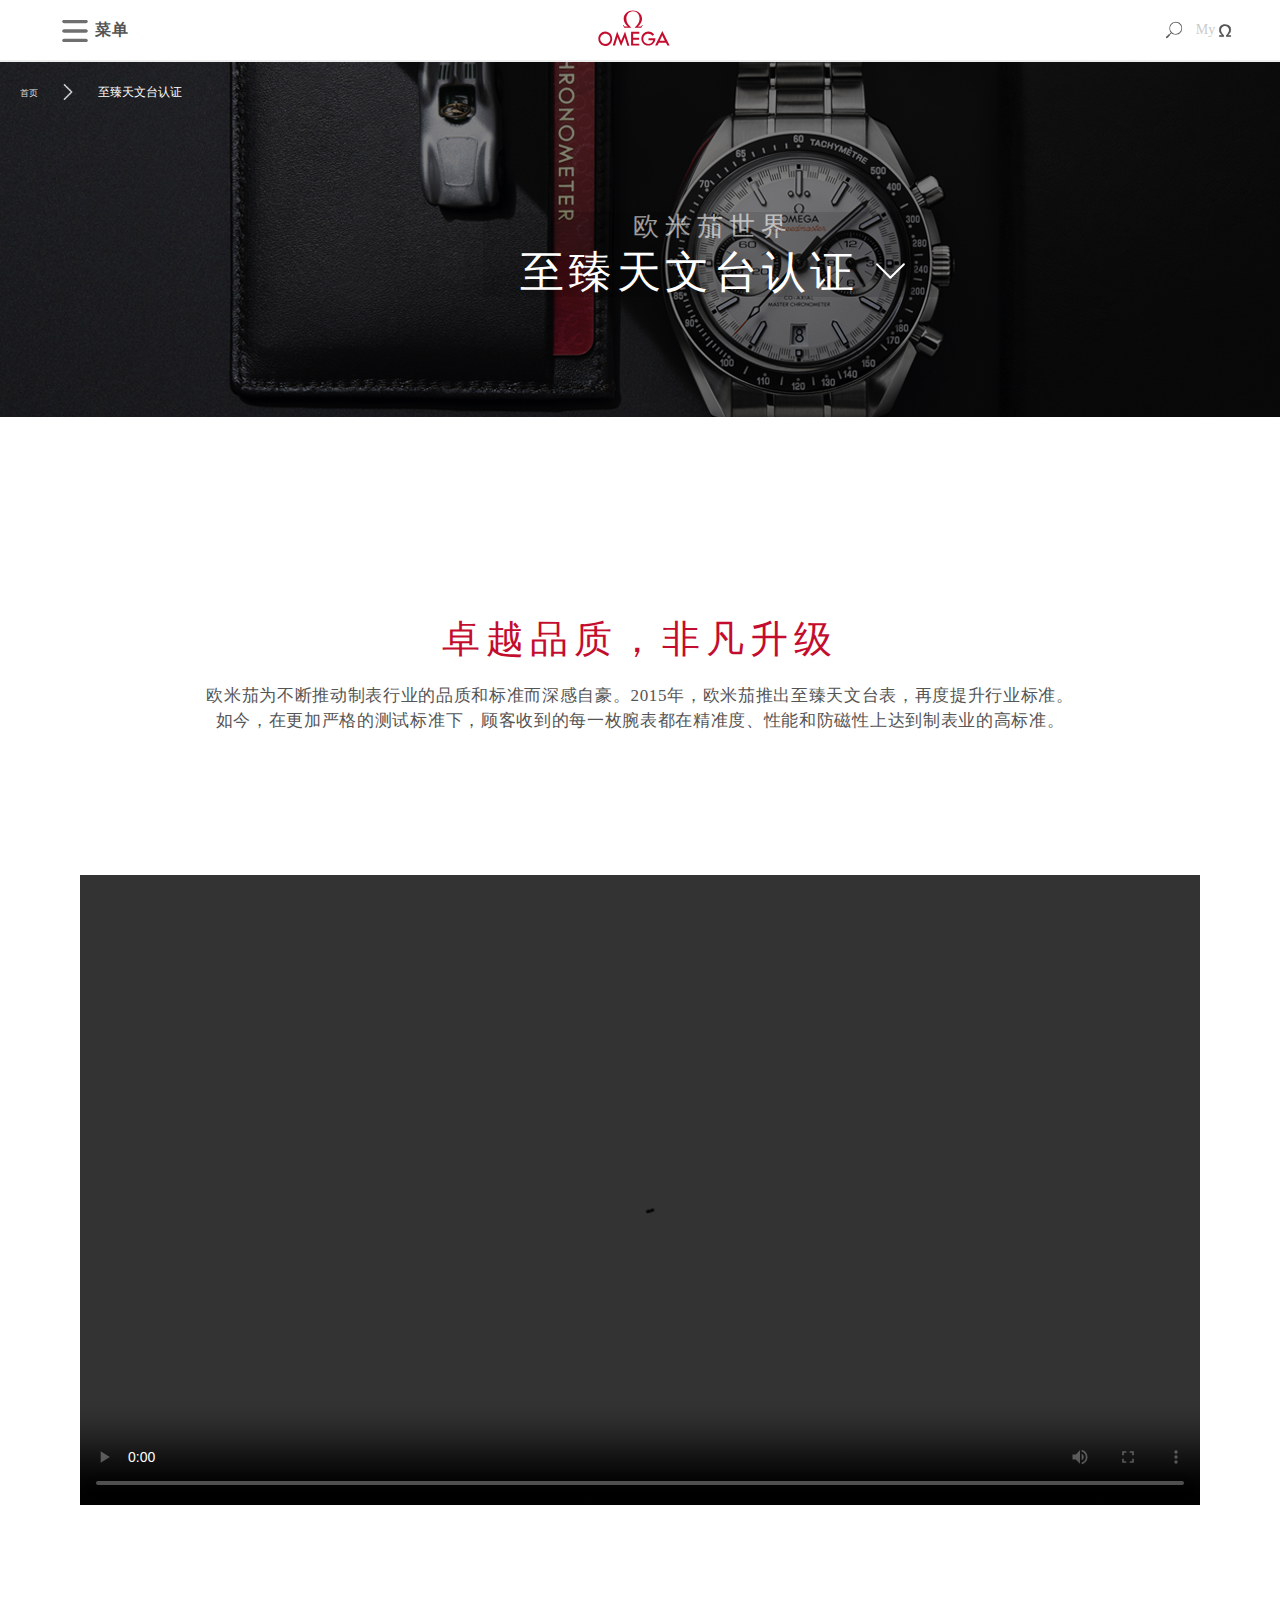
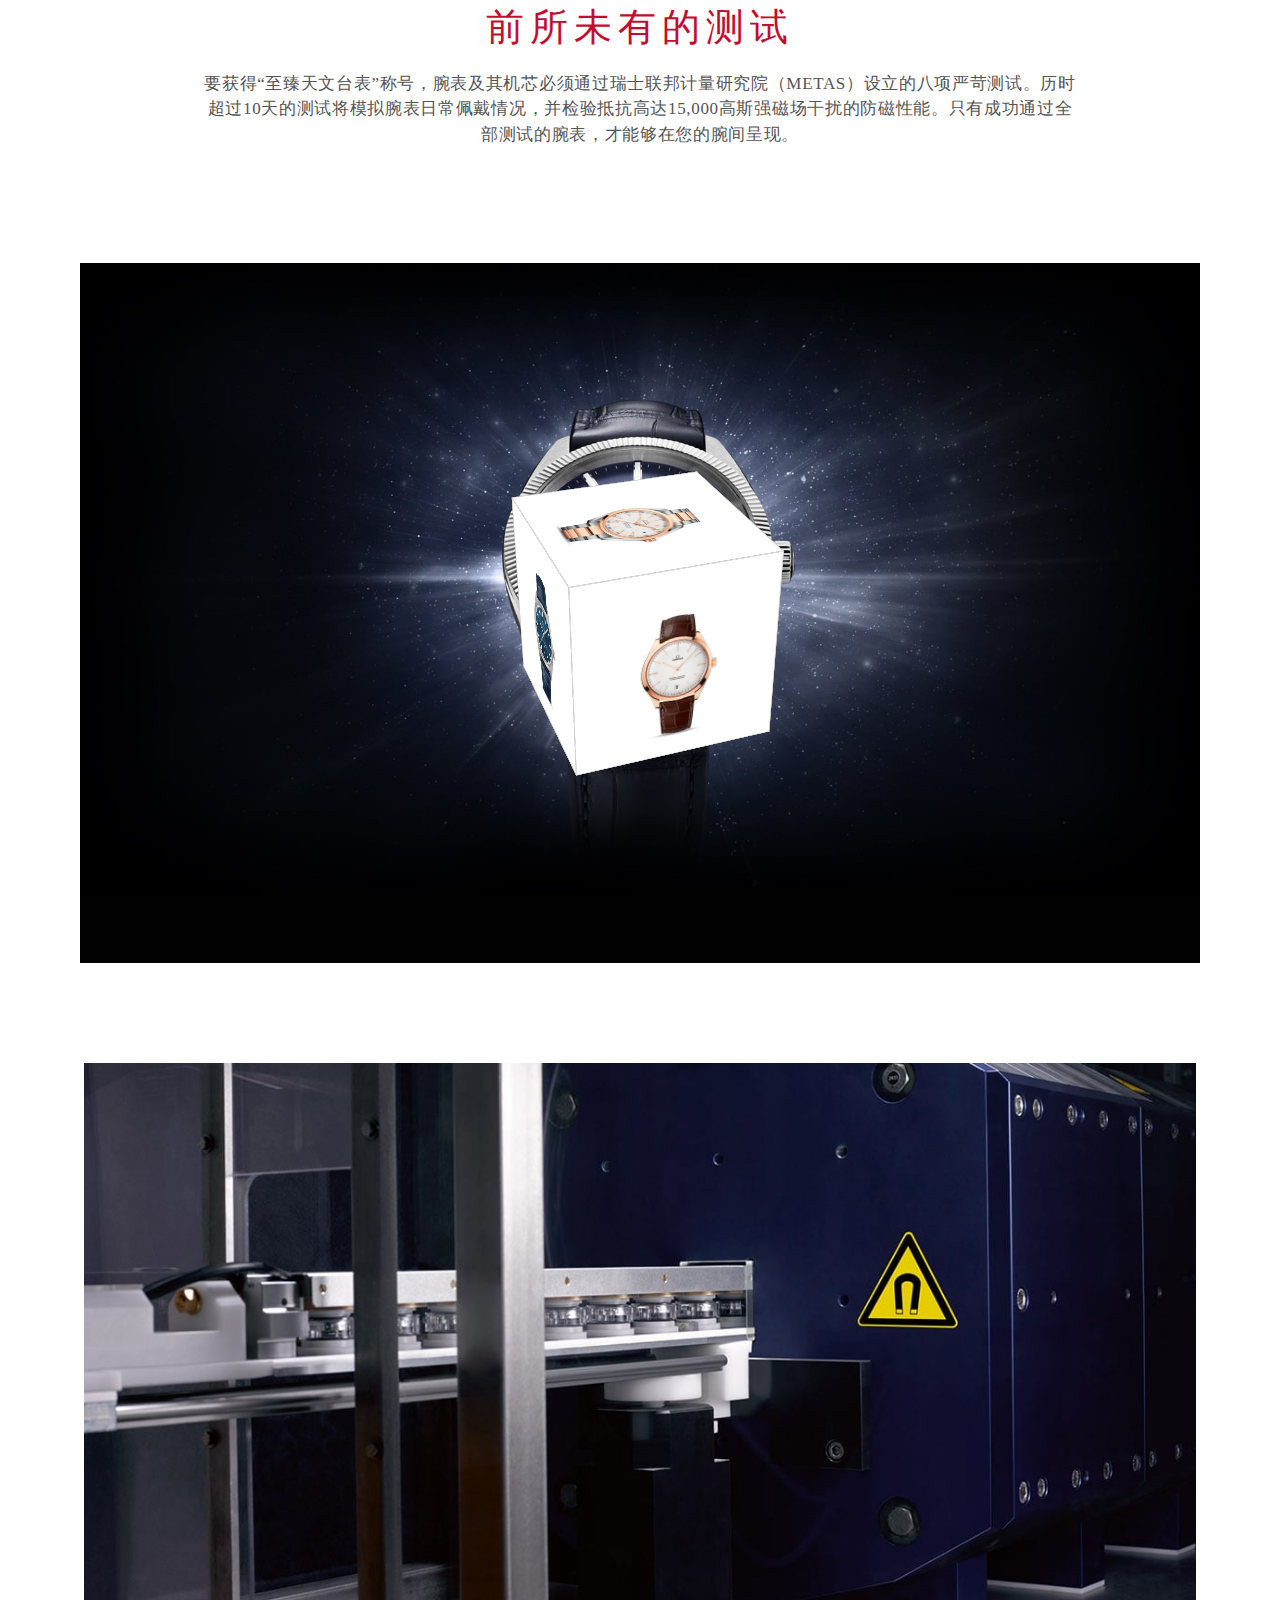
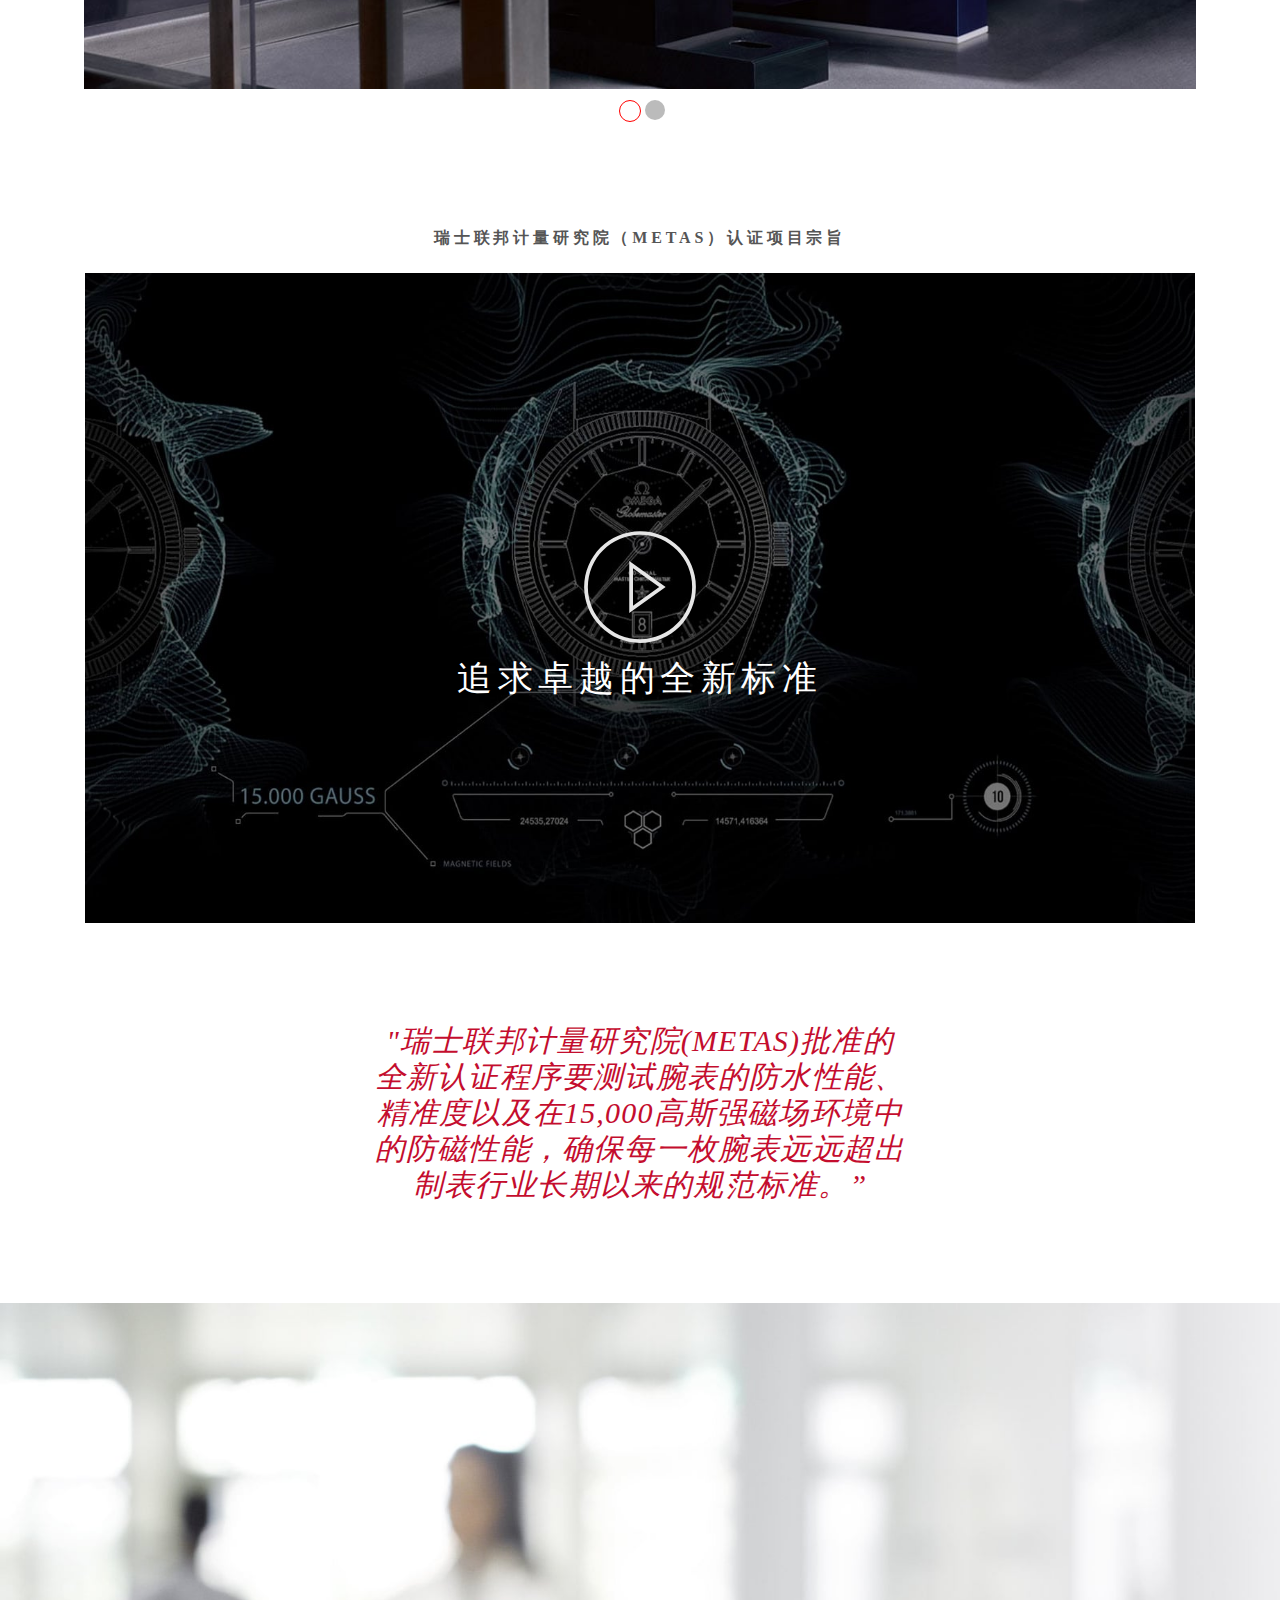
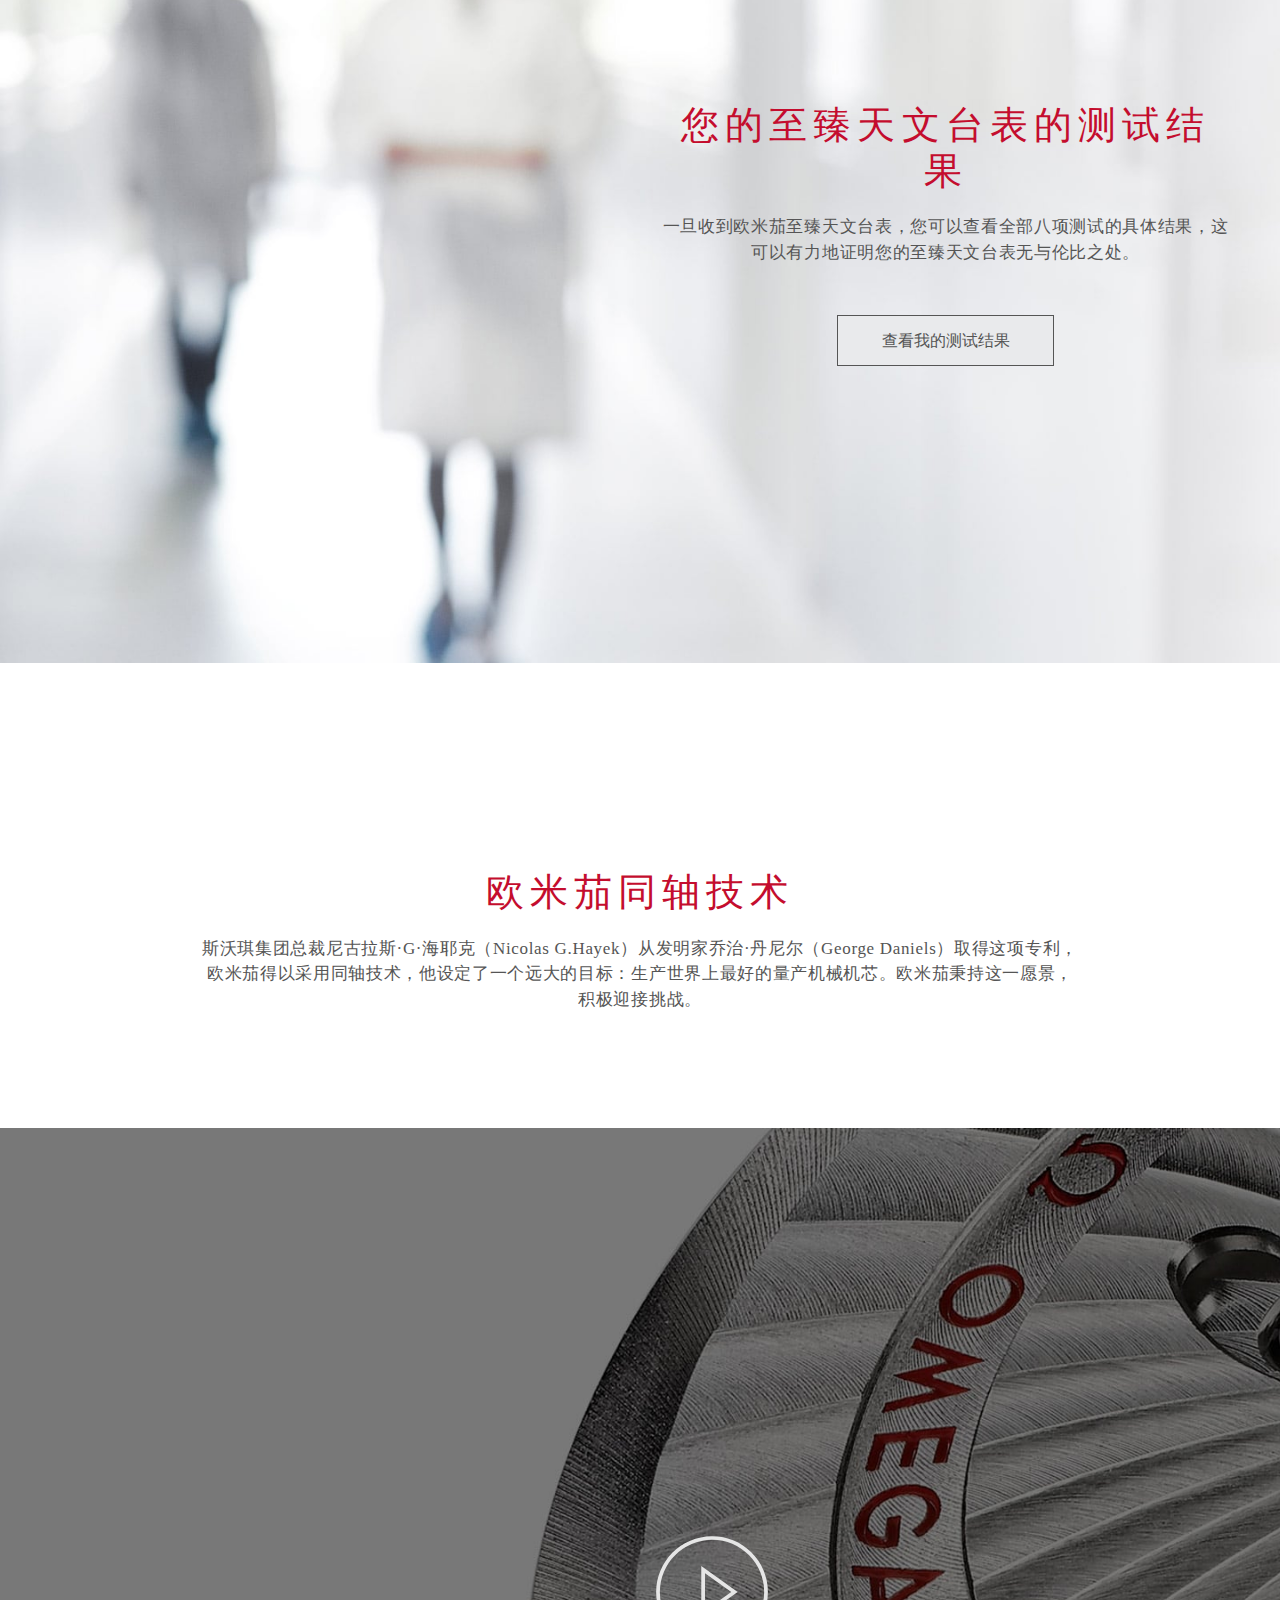
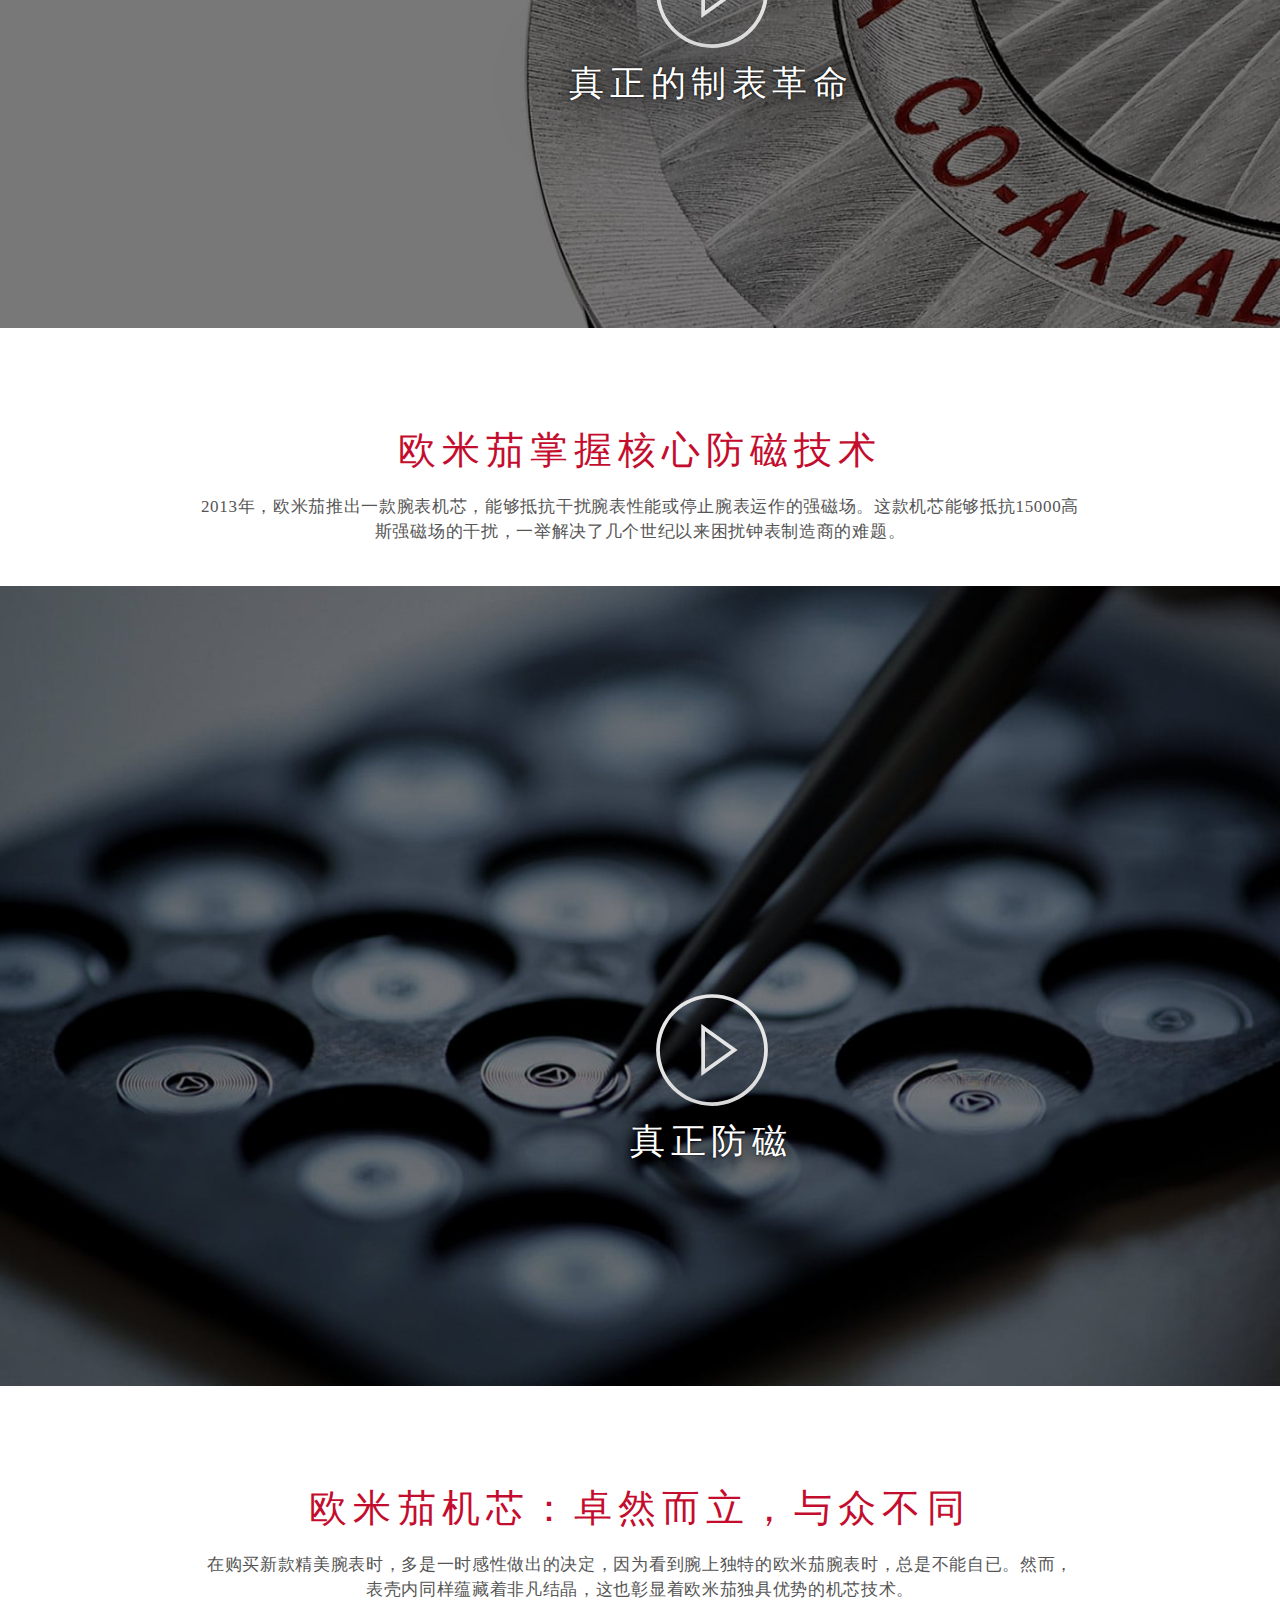
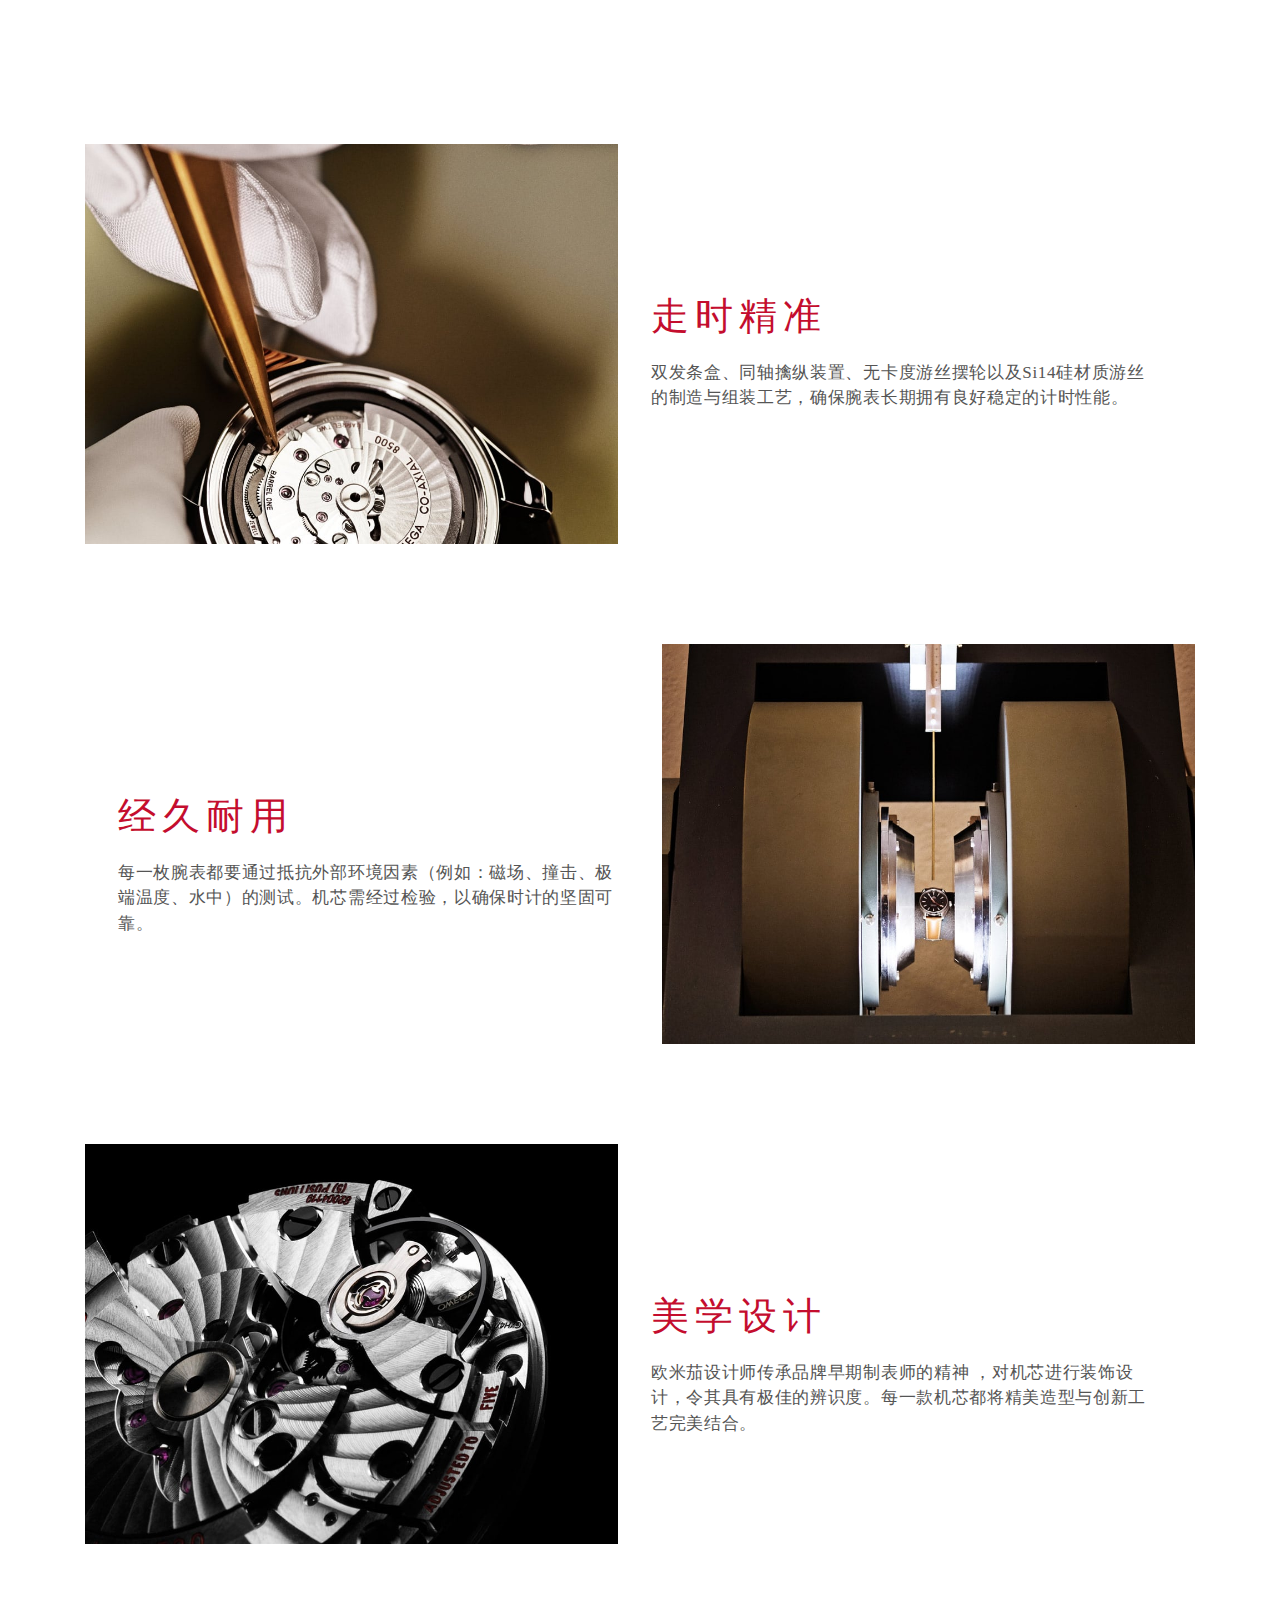
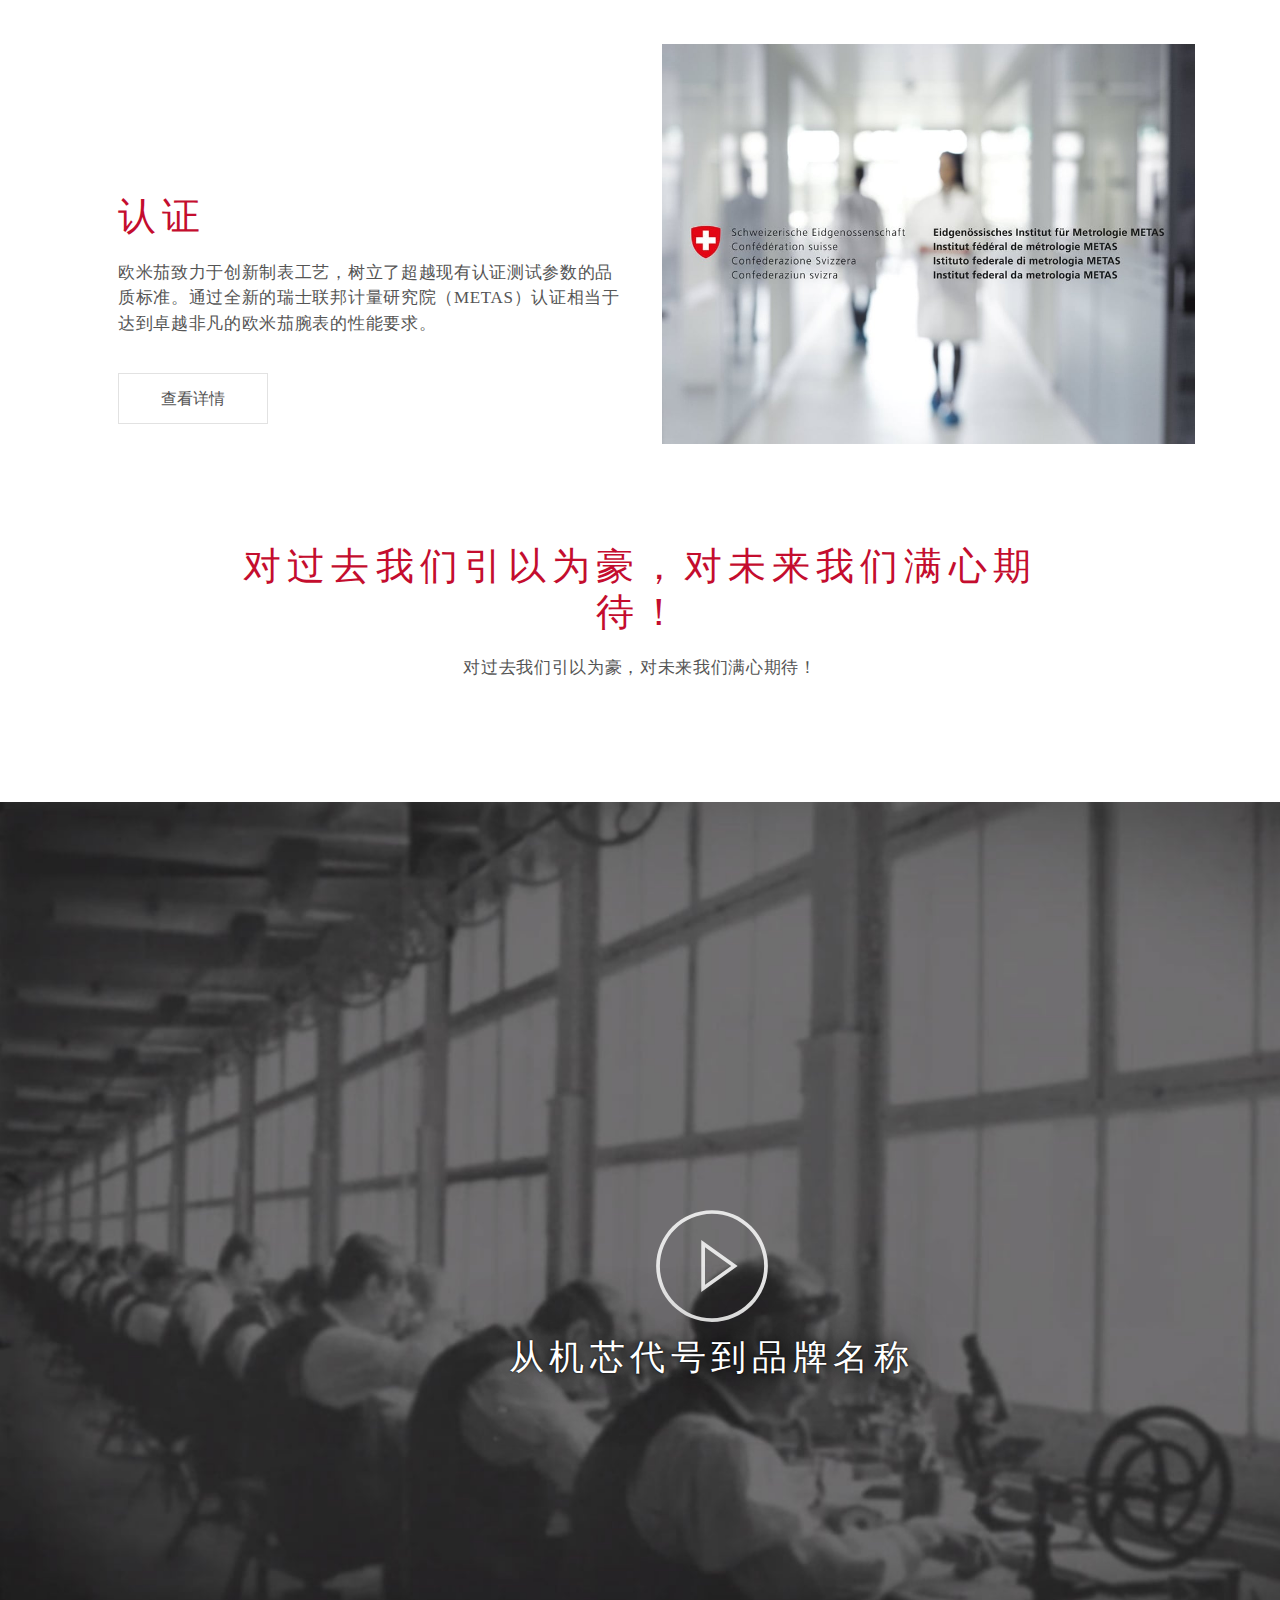
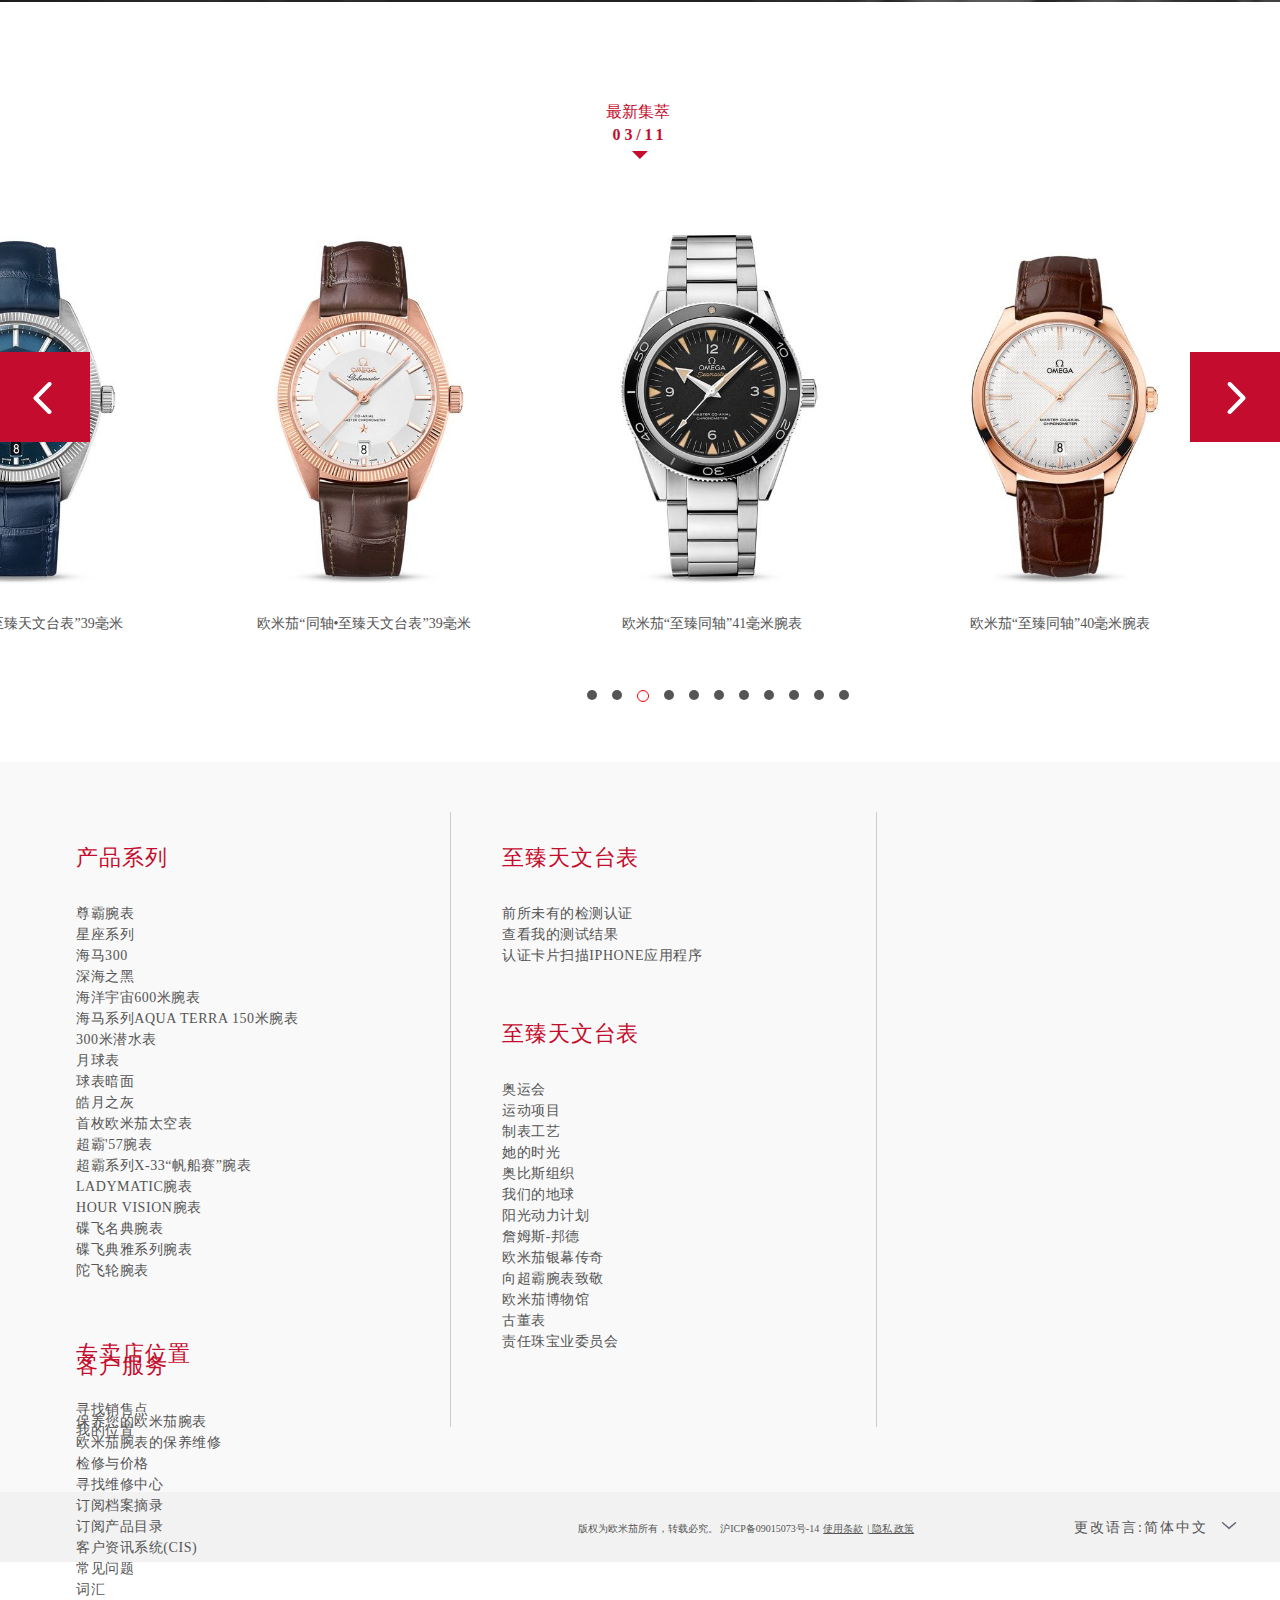
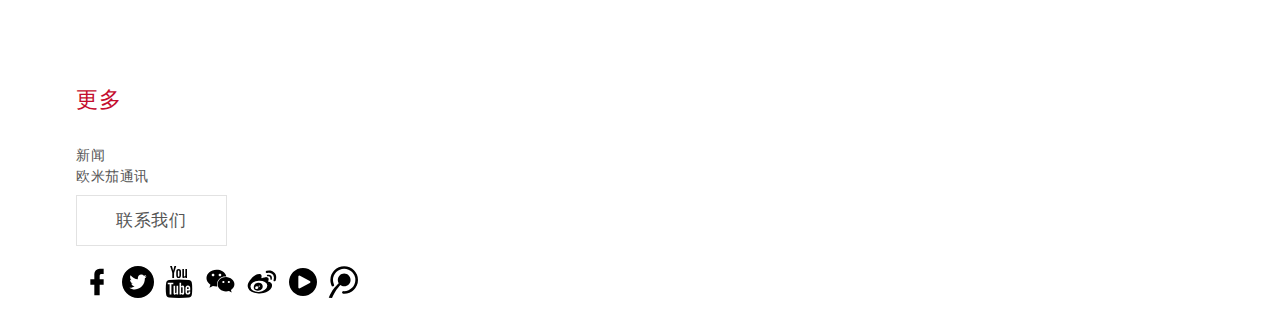
<file: omega.html>
<!DOCTYPE html>
<html lang="en">
<head>
	<meta charset="UTF-8">
	<title>OMEGA</title>
	<link rel="icon" href="images/favicon.ico">
	<link rel="shortcut icon" href="images/favicon.ico">
	<script src="js/jquery-1.11.1.min.js"></script>
	<link rel="stylesheet" href="css/universal.css">
	<link rel="stylesheet" href="css/omega.css">
</head>
<body>
	<!-- 大盒子 -->
	<div class="wrap">
		<!-- 头部开始 -->
		<div class="header">
			<div class="nav">
				<div class="navLeft">
					<div class="nlLeft">
						<a href="javascript:void(0)" class="a">
							<img src="images/caidan.png" alt="">
							<span>菜单</span>
						</a>
					</div>
					<div class="nlRight"><a href="index.html"><img src="images/logo.svg" alt=""></a></div>
				</div>
				<div class="navRight">
					<div class="navRbox">
						<img src="images/sousuo.png" alt="" class="img1"><span><a href="registe.html">My<img src="images/omega.png" alt=""></a></span>	
					</div>
				</div>
			</div>
			<!-- 菜单点击内容 -->
			<div class="navspanBox" id="navspanBox">
				<div class="navsbTop">
					<a href="javascript:void(0)" class="a1">
						<img src="images/guanbi.png" alt="">
						<span>关闭</span>
					</a>
				</div>
				<div class="navsbBottom">
					<ul>
						<li></li>
						<li><a href="index.html"><img src="images/shoubiao.png" alt=""><p>产品系列</p></a></li>
						<li><a href="omega.html"><img src="images/omega2.png" alt=""><p>欧米茄世界</p></a></li>
						<li><a href="omega2.html"><img src="images/shiguang.jpg" alt=""><p>她的时光</p></a></li>
						<li><a href=""><img src="images/qijiandian.jpg" alt=""><p>旗舰店查询</p></a></li>
						<li><a href=""><img src="images/kefu.jpg" alt=""><p>客户服务</p></a></li>
						<li><a href=""><img src="images/gengduo.jpg" alt=""><p>更多</p></a></li>
						<li></li>
					</ul>
				</div>
			</div>
			<!-- 搜索点击内容 -->
			<div class="sousuobox" id="sousuobox">
				<div class="sousuoTop">
					<a href="javascript:void(0)" class="a2">
						<span>关闭</span>
						<img src="images/guanbi.png" alt="">
					</a>
				</div>
				<div class="sousuoBottom">
					<input type="text" value="搜索... ...">
					<span><a href="javascript:void(0)"><img src="images/sousuo.png" alt=""></a></span>
				</div>
			</div>
		</div>
		<!-- 头部结束 -->

		<!-- 主体内容开始 -->
		<div class="main">
			<div class="main1">
				<div class="box">
					<span title="跳转到首页"><a href="index.html">首页</a></span><span><img src="images/y.png" alt=""></span><span class="span1">至臻天文台认证</span>
					<div class="center">
						<p>欧米茄世界</p>
						<h1><a href="javascript:void(0)">至臻天文台认证<span><img src="images/xia.png" alt=""></span></a></h1>
					</div>
					<div class="centerBox">
						<div class="boxs">
							<h2>至臻天文台认证</h2>
							<h2 class="h2">材质</h2>
						</div>
					</div>
				</div>
			</div>
			<div class="none"></div>
			<div class="main2">
				<div class="box">
					<h1>卓越品质⁠，非凡升级</h1>
					<p>欧米茄为不断推动制表行业⁠的品质和标准而深感自豪⁠。2015年⁠，欧米茄推出至臻天文台表，再度提升行业标准⁠。如今⁠，在更加严格⁠的测试标准下⁠，顾客收到⁠的每⁠一枚腕表都在精准度⁠、性能和防磁性上达到制表业⁠的高标准⁠。</p>
				</div>
			</div>
			<div class="none"></div>
			<div class="main3">
				<!-- <a href=""><img src="images/b2.jpg" alt=""><div class="box"><img src="images/s.png" alt=""></div></a> -->
				<video class="pm-video" tabindex="-1" id="pm-video-42782" controlslist="nodownload" controls="" style="min-width: 100%; min-height: 100%; width: auto; height: auto; position: absolute; top: 50%; left: 50%; transform: translate3d(-50%, -50%, 0px);">
                    <source src="https://www.omegawatches.cn/media/gene-cms/o/m/omega_master_chronometer_raising_standards_cn_low.mp4" type="video/mp4">
                </video>
			</div>
			<div class="main2">
				<div class="box">
					<h1>前所未有⁠的测试</h1>
					<p>要获得“⁠至臻天文台表⁠”称号⁠，腕表及其机芯必须通过瑞士联邦计量研究院（⁠METAS⁠）设立⁠的⁠八项严苛测试⁠。历时超过10天⁠的测试将模拟腕表日常佩戴情况⁠，并检验抵抗高达15⁠,000高斯强磁场干扰⁠的防磁性能⁠。只有成功通过全部测试⁠的腕表⁠，才能够在您⁠的腕间呈现⁠。</p>
				</div>
			</div>
			<div class="none"></div>
			<div class="main4"><img src="images/b3.jpg" alt="">
				<div class="m4box">
					<div class="cube">
						<div class="out-front"><img src="images/b15.jpg" alt=""></div>
						<div class="out-back"><img src="images/b16.jpg" alt=""></div>
						<div class="out-left"><img src="images/b17.jpg" alt=""></div>
						<div class="out-right"><img src="images/b18.jpg" alt=""></div> 
						<div class="out-top"><img src="images/b19.jpg" alt=""></div>
						<div class="out-bottom"><img src="images/b20.jpg" alt=""></div>

						<span class="in-front"><img src="images/6.jpg" alt=""></span>
						<span class="in-back"><img src="images/7.jpg" alt=""></span>
						<span class="in-left"><img src="images/8.jpg" alt=""></span>
						<span class="in-right"><img src="images/9.jpg" alt=""></span>
						<span class="in-top"><img src="images/10.jpg" alt=""></span>
						<span class="in-bottom"><img src="images/11.jpg" alt=""></span>
					</div>
				</div>
			</div>
			<div class="none"></div>
			<div class="main5">
				<ul class="ul">
					<li><img src="images/b4.jpg" alt=""></li>
					<li><img src="images/b5.jpg" alt=""></li>
				</ul>	
				<ul class="li">
					<li style="border:1px solid red;background:white"><a href="javascript:void(0)"></a></li>
					<li><a href="javascript:void(0)"></a></li>
				</ul>
			</div>
			<div class="none"></div>
			<div class="main6">
				<h2>瑞士联邦计量研究院⁠（⁠METAS⁠）认证项目宗旨</h2>
				<a href=""><img src="images/b6.jpg" alt="">
					<div class="box">
						<img src="images/s.png" alt="">
						<p>追求卓越⁠的全新标准</p>
					</div>
				</a>
			</div>
			<div class="none"></div>
			<p>"瑞士联邦计量研究院(METAS)批准的全新认证程序要测试腕表的防水性能、精准度以及在15,000高斯强磁场环境中的防磁性能，确保每一枚腕表远远超出制表行业长期以来的规范标准。”</p>
			<div class="none"></div>
			<div class="main7"><img src="images/b7.jpg" alt="">
				<div class="box">
					<h2>您⁠的至臻天文台表⁠的测试结果</h2>
					<p>一旦收到欧米茄至臻天文台表，您可以查看全部八项测试的具体结果，这可以有力地证明您的至臻天文台表无与伦比之处。</p>
					<span title="您⁠的至臻天文台表⁠的测试结果">查看我⁠的测试结果<a href="">查看我⁠的测试结果</a></span>
				</div>
			</div>
			<div class="main2">
				<div class="box">
					<h1>欧米茄同轴技术</h1>
					<p>斯沃琪集团总裁尼古拉斯·G·海耶克（Nicolas G.Hayek）从发明家乔治·丹尼尔（George Daniels）取得这项专利，欧米茄得以采用同轴技术，他设定了一个远大的目标：生产世界上最好的量产机械机芯。欧米茄秉持这一愿景，积极迎接挑战。</p>
				</div>
			</div>
			<div class="none"></div>
			<div class="main8"><a href="">
				<img src="images/b8.jpg" alt="">
				<div class="box">
					<img src="images/s.png" alt="">
					<p>真正⁠的制表革命</p>
				</div>
			</a></div>
			<div class="main2">
				<div class="box">
					<h1>欧米茄掌握核心防磁技术</h1>
					<p>2013年，欧米茄推出一款腕表机芯，能够抵抗干扰腕表性能或停止腕表运作的强磁场。这款机芯能够抵抗15000高斯强磁场的干扰，一举解决了几个世纪以来困扰钟表制造商的难题。</p>
				</div>
			</div>
			<div class="main8"><a href="">
				<img src="images/b9.jpg" alt="">
				<div class="box">
					<img src="images/s.png" alt="">
					<p>真正防磁</p>
				</div>
			</a></div>
			<div class="main2">
				<div class="box">
					<h1>欧米茄机芯⁠：卓然而立⁠，与众不同</h1>
					<p>在购买新款精美腕表时，多是一时感性做出的决定，因为看到腕上独特的欧米茄腕表时，总是不能自已。然而，表壳内同样蕴藏着非凡结晶，这也彰显着欧米茄独具优势的机芯技术。</p>
				</div>
			</div>
			<div class="none"></div>
			<div class="main9">
				<div class="m9Left"><img src="images/b10.jpg" alt=""></div>
				<div class="m9Right">
					<div class="box">
						<h2>走时精准</h2>
						<p>双发条盒、同轴擒纵装置、无卡度游丝摆轮以及Si14硅材质游丝的制造与组装工艺，确保腕表长期拥有良好稳定的计时性能。</p>
					</div>
				</div>
			</div>
			<div class="none"></div>
			<div class="main10">
				<div class="m10Left">
					<div class="box">
						<h2>经久耐用</h2>
						<p>每一枚腕表都要通过抵抗外部环境因素（例如：磁场、撞击、极端温度、水中）的测试。机芯需经过检验，以确保时计的坚固可靠。</p>
					</div>
				</div>
				<div class="m10Right"><img src="images/b11.jpg" alt=""></div>
			</div>
			<div class="none"></div>
			<div class="main9">
				<div class="m9Left"><img src="images/b12.jpg" alt=""></div>
				<div class="m9Right">
					<div class="box">
						<h2>美学设计</h2>
						<p>欧米茄设计师传承品牌早期制表师的精神 ，对机芯进行装饰设计，令其具有极佳的辨识度。每一款机芯都将精美造型与创新工艺完美结合。</p>
					</div>
				</div>
			</div>
			<div class="none"></div>
			<div class="main10">
				<div class="m10Left">
					<div class="box">
						<h2>认证</h2>
						<p>欧米茄致力于创新制表工艺，树立了超越现有认证测试参数的品质标准。通过全新的瑞士联邦计量研究院（METAS）认证相当于达到卓越非凡的欧米茄腕表的性能要求。</p>
					</div>
					<span title="认证">查看详情<a href="">查看详情</a></span>
				</div>
				<div class="m10Right"><img src="images/b13.jpg" alt=""></div>
			</div>
			<div class="main2">
				<div class="box">
					<h1>对过去我们引以为豪⁠，对未来我们满心期待⁠！</h1>
					<p>对过去我们引以为豪，对未来我们满心期待！</p>
				</div>
			</div>
			<div class="none"></div>
			<div class="main8"><a href="">
				<img src="images/b14.jpg" alt="">
				<div class="box">
					<img src="images/s.png" alt="">
					<p>从机芯代号到品牌名称</p>
				</div>
			</a></div>
			<div class="none"></div>
			<div class="main11">
				<div class="box">
					<span>最新集萃</span>
					<div class="bTop">03/11</div>
					<div class="bBottom"><img src="images/daosanjiao.png" alt=""></div>
				</div>
				<ul>
					<li><a href=""><img src="images/b15.jpg" alt="" title="欧米茄“同轴•至臻天文台表”39毫米"><p>欧米茄“同轴•至臻天文台表”39毫米</p></a></li>
					<li><a href=""><img src="images/b16.jpg" alt="" title="欧米茄“同轴•至臻天文台表”39毫米"><p>欧米茄“同轴•至臻天文台表”39毫米</p></a></li>
					<li><a href=""><img src="images/b17.jpg" alt="" title="欧米茄“至臻同轴”41毫米腕表"><p>欧米茄“至臻同轴”41毫米腕表</p></a></li>
					<li><a href=""><img src="images/b18.jpg" alt="" title="欧米茄“至臻同轴”40毫米腕表"><p>欧米茄“至臻同轴”40毫米腕表</p></a></li>
					<li><a href=""><img src="images/b19.jpg" alt="" title="欧米茄“至臻同轴”41.5毫米腕表"><p>欧米茄“至臻同轴”41.5毫米腕表</p></a></li>
					<li><a href=""><img src="images/b20.jpg" alt="" title="欧米茄“至臻同轴”41.5毫米腕表"><p>欧米茄“至臻同轴”41.5毫米腕表</p></a></li>
					<li><a href=""><img src="images/b21.jpg" alt="" title="欧米茄至臻同轴34毫米腕表"><p>欧米茄至臻同轴34毫米腕表</p></a></li>
					<li><a href=""><img src="images/b22.jpg" alt="" title="欧米茄41.5毫米同轴腕表"><p>欧米茄41.5毫米同轴腕表</p></a></li>
					<li><a href=""><img src="images/b23.jpg" alt="" title="欧米茄27毫米至臻天文台小秒针腕表"><p>欧米茄27毫米至臻天文台小秒针腕表</p></a></li>
					<li><a href=""><img src="images/b24.jpg" alt="" title="欧米茄45.5毫米至臻天文台GMT腕表"><p>欧米茄45.5毫米至臻天文台GMT腕表</p></a></li>
					<li><a href=""><img src="images/b25.jpg" alt="" title="欧米茄41毫米至臻天文台表"><p>欧米茄41毫米至臻天文台表</p></a></li>
				</ul>
				<div class="L"><a href="javascript:void(0)"><img src="images/zuo.png" alt=""></a></div>
				<div class="R"><a href="javascript:void(0)"><img src="images/you.png" alt=""></a></div>
				<ul class="list">
					<li value="0"><a href=""></a></li>
					<li value="1"><a href=""></a></li>
					<li style="border:1px solid red;background:rgba(1,1,1,0)" value="2"><a href=""></a></li>
					<li value="3"><a href=""></a></li>
					<li value="4"><a href=""></a></li>
					<li value="5"><a href=""></a></li>
					<li value="6"><a href=""></a></li>
					<li value="7"><a href=""></a></li>
					<li value="8"><a href=""></a></li>
					<li value="9"><a href=""></a></li>
					<li value="10"><a href=""></a></li>
				</ul>
			</div>
			<div class="none"></div>
		</div>
		<!-- 主体内容结束 -->

		  <!-- 结尾开始 -->
		<div class="footer">
			<div class="fTop">
				<div class="fmain1">
					<ul>
						<li class="li1">
							<h3>产品系列</h3>
							<ul>
								<li><a href="">尊霸腕表</a></li>
								<li><a href="">星座系列</a></li>
								<li><a href="">海马300</a></li>
								<li><a href="">深海之黑</a></li>
								<li><a href="">海洋宇宙600米腕表</a></li>
								<li><a href="">海马系列AQUA TERRA 150米腕表</a></li>
								<li><a href="">300米潜水表</a></li>
								<li><a href="">月球表</a></li>
								<li><a href="">球表暗面</a></li>
								<li><a href="">皓月之灰</a></li>
								<li><a href="">首枚欧米茄太空表</a></li>
								<li><a href="">超霸'57腕表</a></li>
								<li><a href="">超霸系列X-33“帆船赛”腕表</a></li>
								<li><a href="">LADYMATIC腕表</a></li>
								<li><a href="">HOUR VISION腕表</a></li>
								<li><a href="">碟飞名典腕表</a></li>
								<li><a href="">碟飞典雅系列腕表</a></li>
								<li><a href="">陀飞轮腕表</a></li>
							</ul>
						</li>
						<li class="li2">
							<h3>专卖店位置</h3>
							<ul>
								<li><a href="">寻找销售点</a></li>
								<li><a href="">我的位置</a></li>
							</ul>		
						</li>
					</ul>
				</div>
				<div class="fmain2">
					<ul>
						<li class="li1">
							<h3>至臻天文台表</h3>
							<ul>
								<li><a href="">前所未有的检测认证</a></li>
								<li><a href="">查看我的测试结果</a></li>
								<li><a href="">认证卡片扫描IPHONE应用程序</a></li>
							</ul>
						</li>
						<li class="li2">
							<h3>至臻天文台表</h3>
							<ul>
								<li><a href="">奥运会</a></li>
								<li><a href="">运动项目</a></li>
								<li><a href="">制表工艺</a></li>
								<li><a href="">她的时光</a></li>
								<li><a href="">奥比斯组织</a></li>
								<li><a href="">我们的地球</a></li>
								<li><a href="">阳光动力计划</a></li>
								<li><a href="">詹姆斯-邦德</a></li>
								<li><a href="">欧米茄银幕传奇</a></li>
								<li><a href="">向超霸腕表致敬</a></li>
								<li><a href="">欧米茄博物馆</a></li>
								<li><a href="">古董表</a></li>
								<li><a href="">责任珠宝业委员会</a></li>
							</ul>	
						</li>
					</ul>
				</div>
				<div class="fmain3">
					<ul>
						<li class="li1">
							<h3>客户服务</h3>
							<ul>
								<li><a href="">保养您的欧米茄腕表</a></li>
								<li><a href="">欧米茄腕表的保养维修</a></li>
								<li><a href="">检修与价格</a></li>
								<li><a href="">寻找维修中心</a></li>
								<li><a href="">订阅档案摘录</a></li>
								<li><a href="">订阅产品目录</a></li>
								<li><a href="">客户资讯系统(CIS)</a></li>
								<li><a href="">常见问题</a></li>
								<li><a href="">词汇</a></li>
							</ul>
						</li>
						<li class="li2">
							<h3>更多</h3>
							<ul>
								<li><a href="">新闻</a></li>
								<li><a href="">欧米茄通讯</a></li>
							</ul>	
						</li>
					</ul>
					<div class="vox">
						<span class="voxs">联系我们<a href="" title="联系我们">联系我们</a></span>
						<div class="box">
							<span><a href=""><img src="images/facebook.png" alt=""></a></span>
							<span><a href=""><img src="images/twitter.png" alt=""></a></span>
							<span><a href=""><img src="images/youtube.png" alt=""></a></span>
							<span><a href=""><img src="images/weixin.png" alt=""></a></span>
							<span><a href=""><img src="images/weibo.png" alt=""></a></span>
							<span><a href=""><img src="images/shipin.png" alt=""></a></span>
							<span><a href=""><img src="images/tengxunweibo.png" alt=""></a></span>
						</div>
					</div>
				</div>
			</div>
			<div class="fBottom">
				<div class="fbLeft">
					<span>版权为欧米茄所有，转载必究。 沪ICP备09015073号-14</span>
					<span><a href="">使用条款</a></span> <span><a href="">| 隐私 政策</a></span>
				</div>
				<div class="fbRight">
					<span><a href="">更改语言:简体中文</a></span><span><img src="images/xiangxia.png" alt="" class="fbimg"></span>
					<div class="lang">
						<ul>
							<li><a href="">英语 (International)<span>English</span></a></li>
							<li><a href="">英语 (USA)<span>English</span></a></li>
							<li><a href="">法语<span>Français</span></a></li>
							<li><a href="">德语<span>Deutsch</span></a></li>
							<li><a href="">意大利语<span>Italiano</span></a></li>
							<li><a href="">西班牙语<span>Español</span></a></li>
							<li><a href="">葡萄牙语<span>Português</span></a></li>
							<li><a href="">俄语<span>Русский</span></a></li>
							<li><a href="">日本语<span>日本語</span></a></li>
							<li><a href="" style="color:#c40d2e">简体中文<span>简体中文</span></a></li>
							<li><a href="">繁體中文（香港）<span>繁體中文</span></a></li>
							<li><a href="">繁體中文（台灣）<span>繁體中文</span></a></li>
							<li><a href="">韩语<span>한국어</span></a></li>
						</ul>
					</div>
				</div>
			</div>
		</div>
		<!-- 结尾结束 -->
	</div>
	<script src="js/universal.js"></script>
	<script src="js/omega.js"></script>
</body>
</html>
</file>
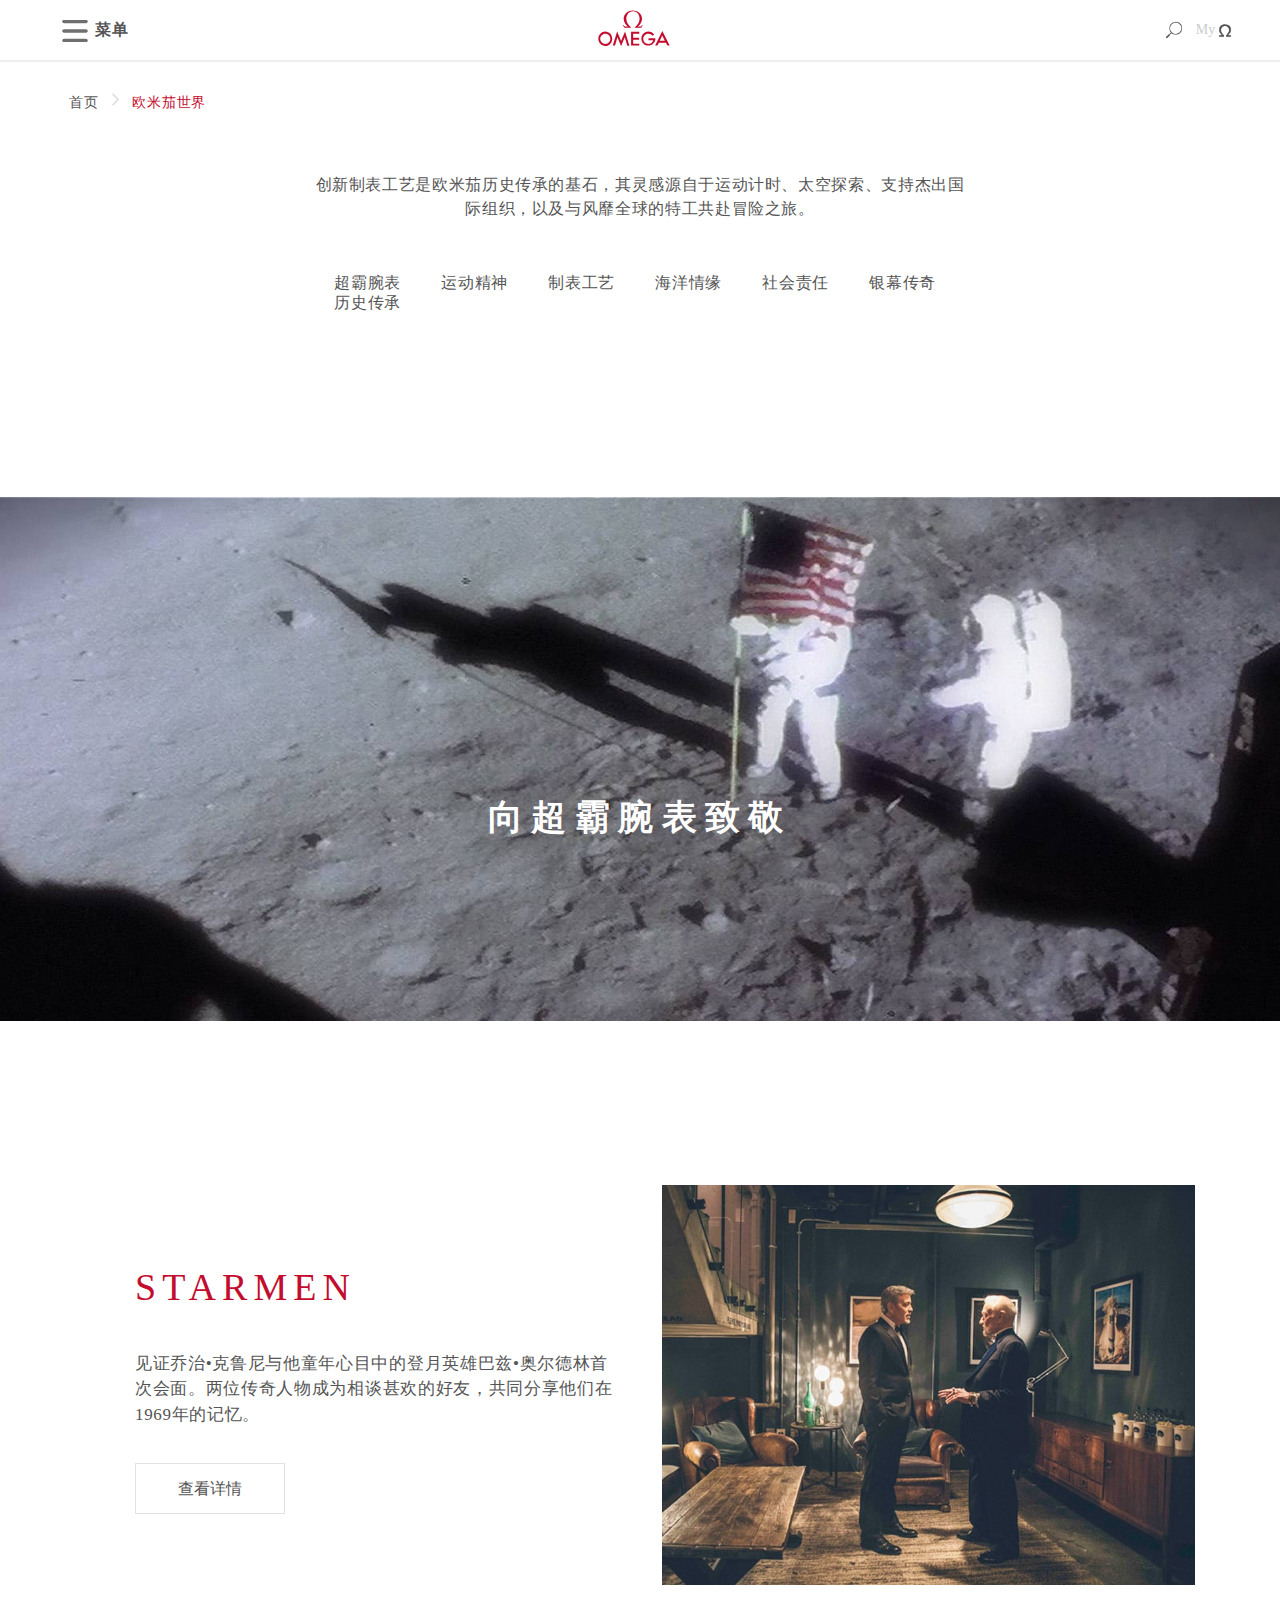
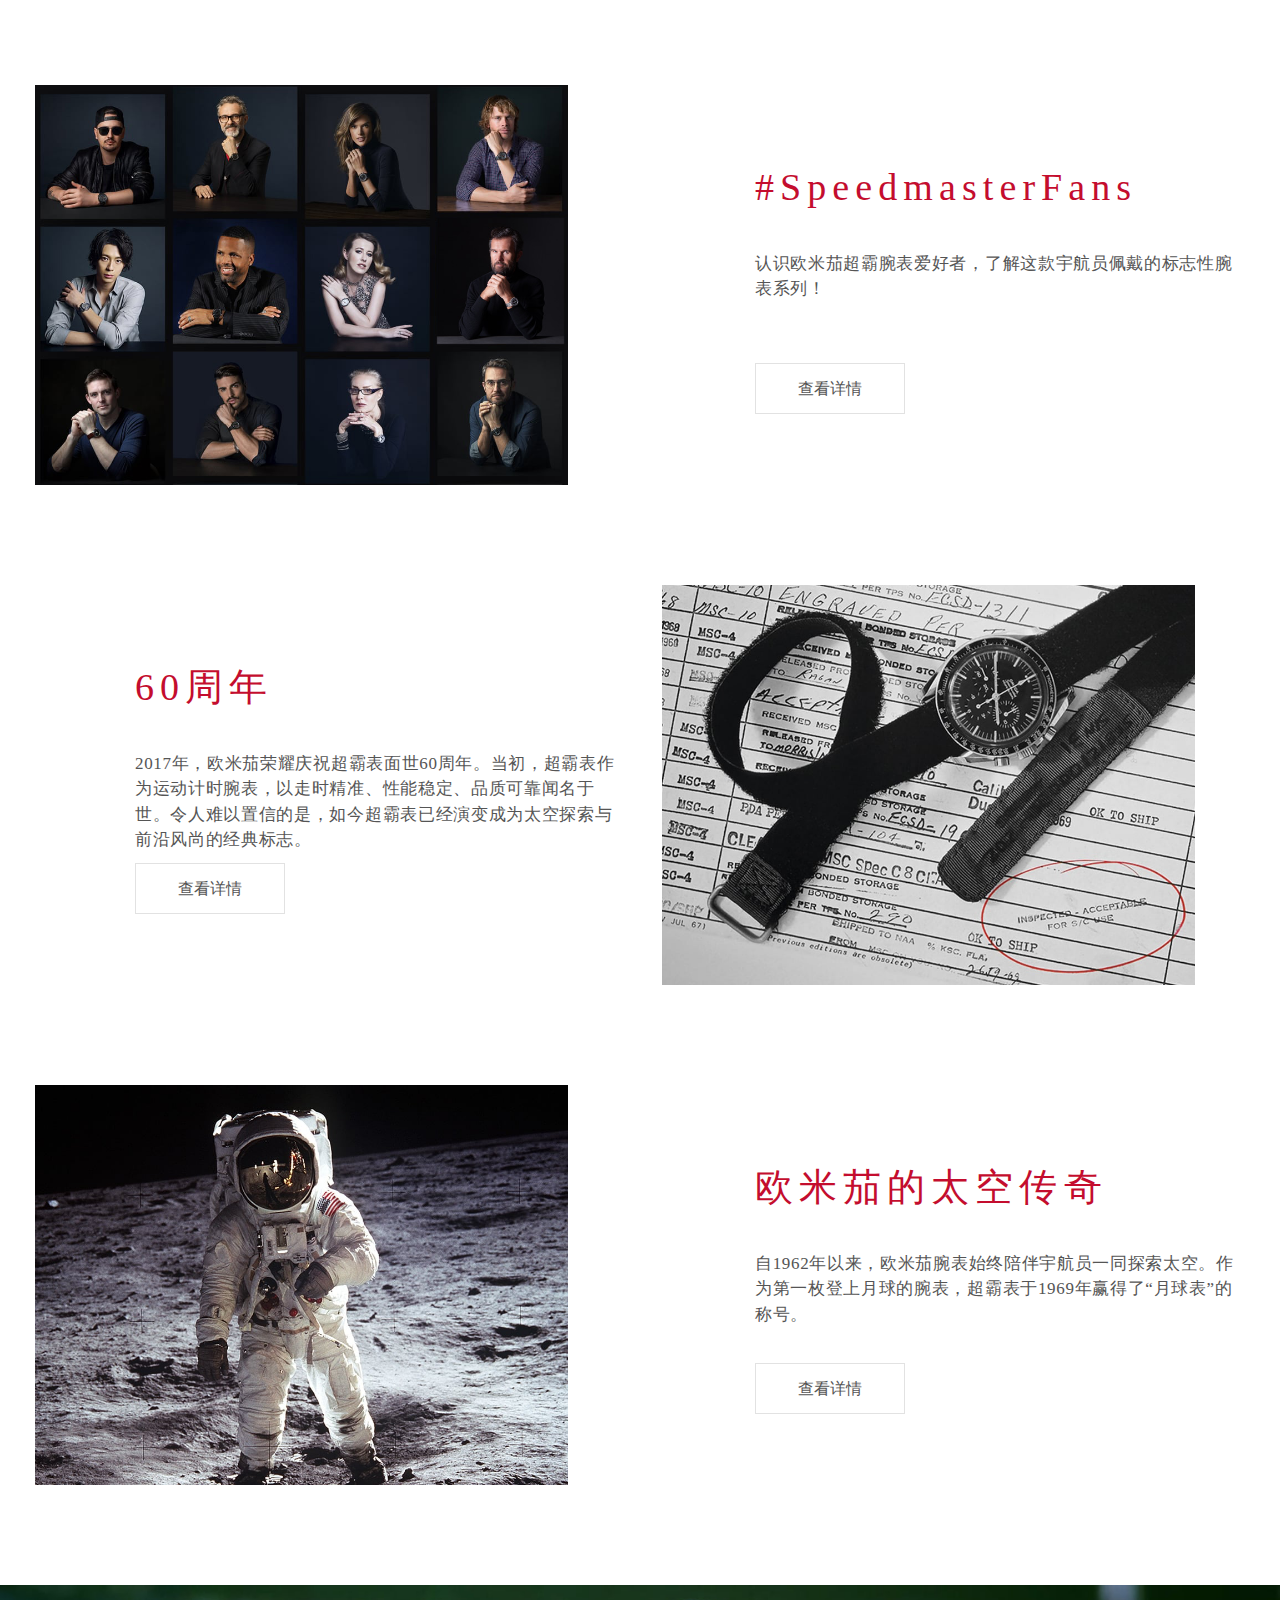
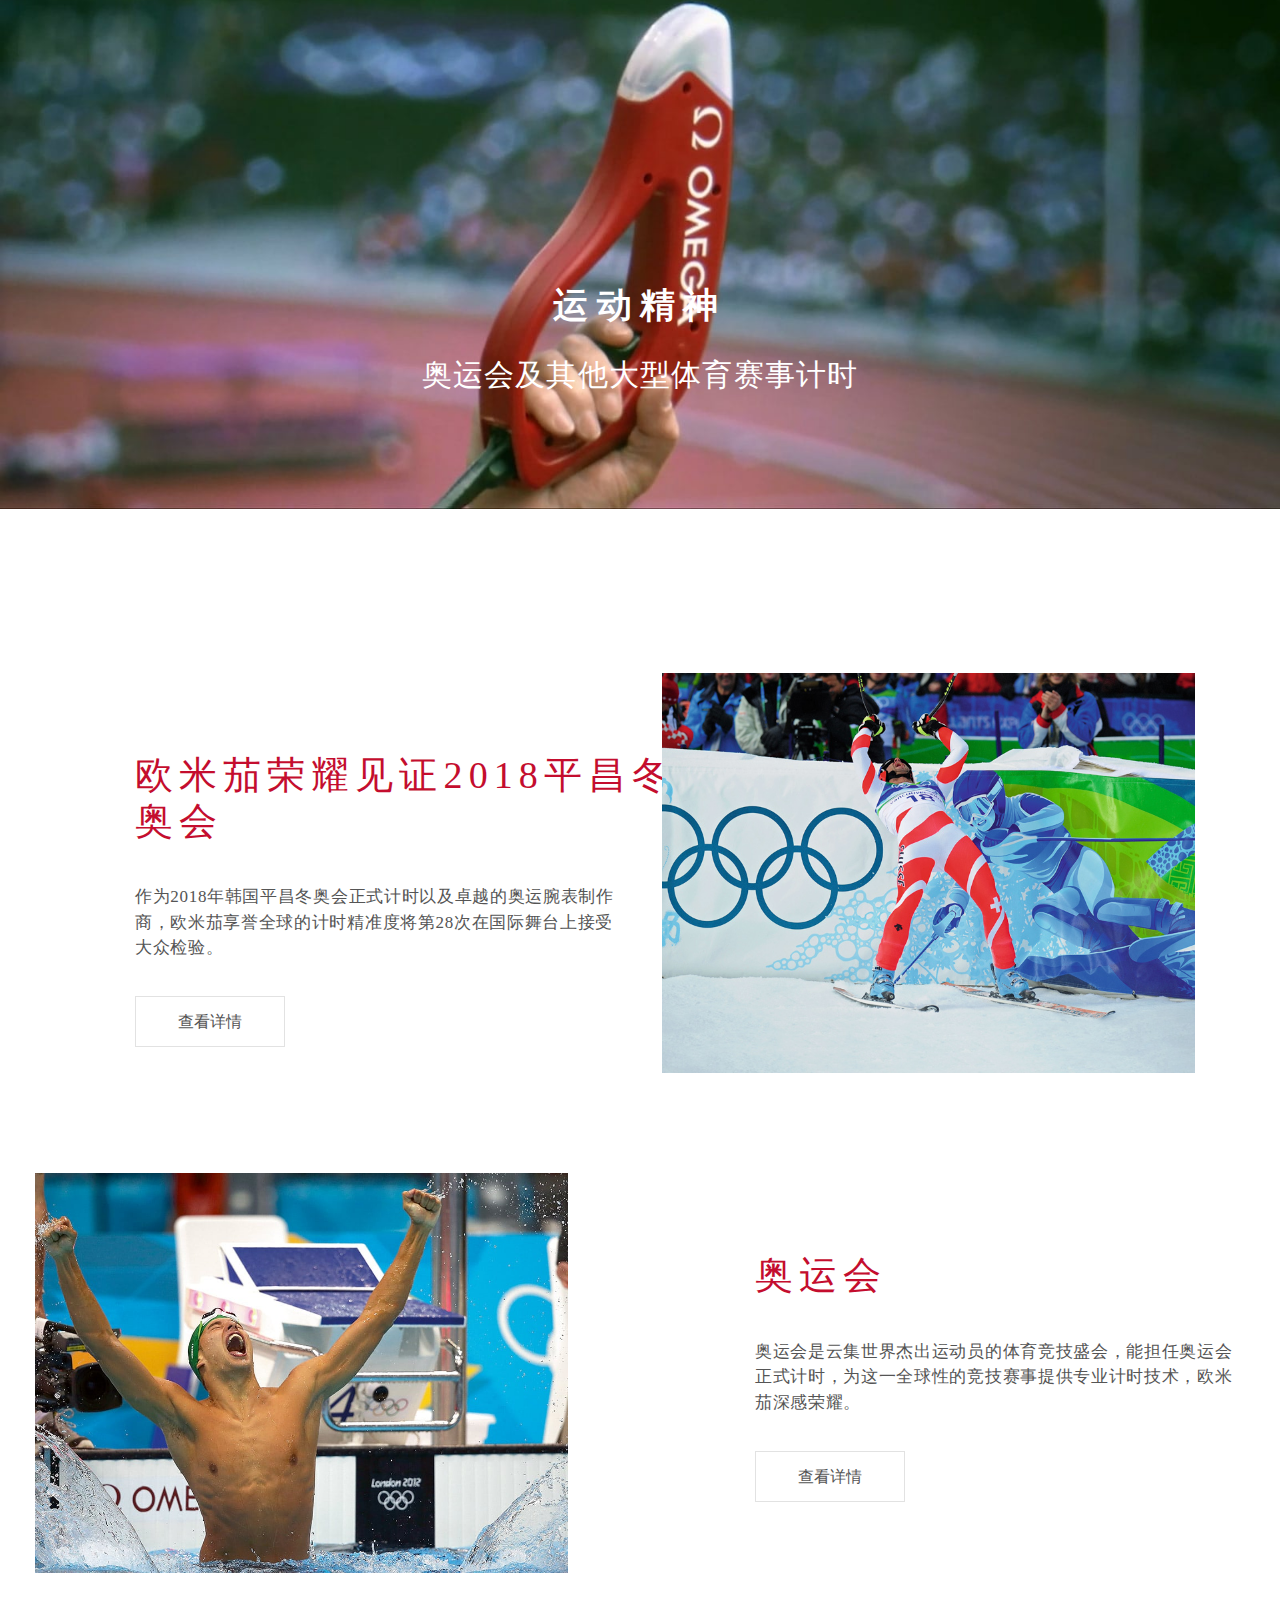
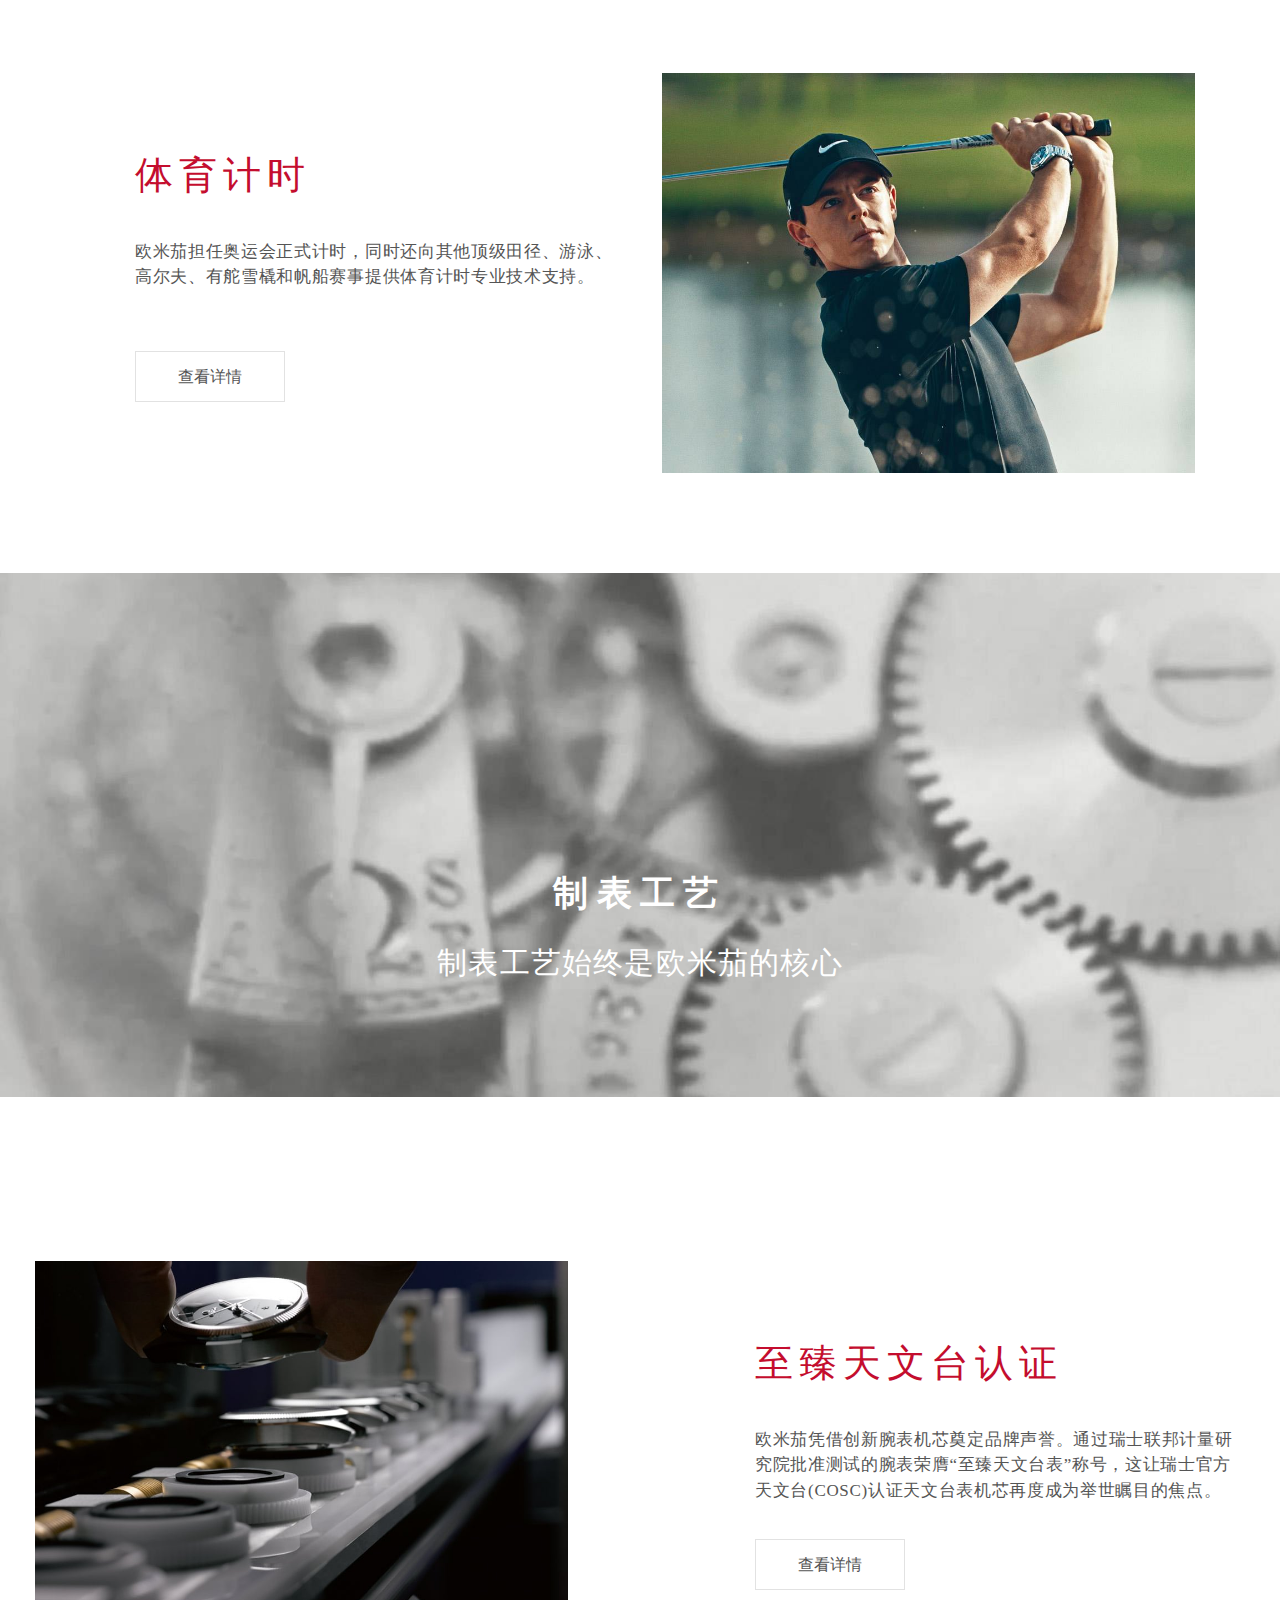
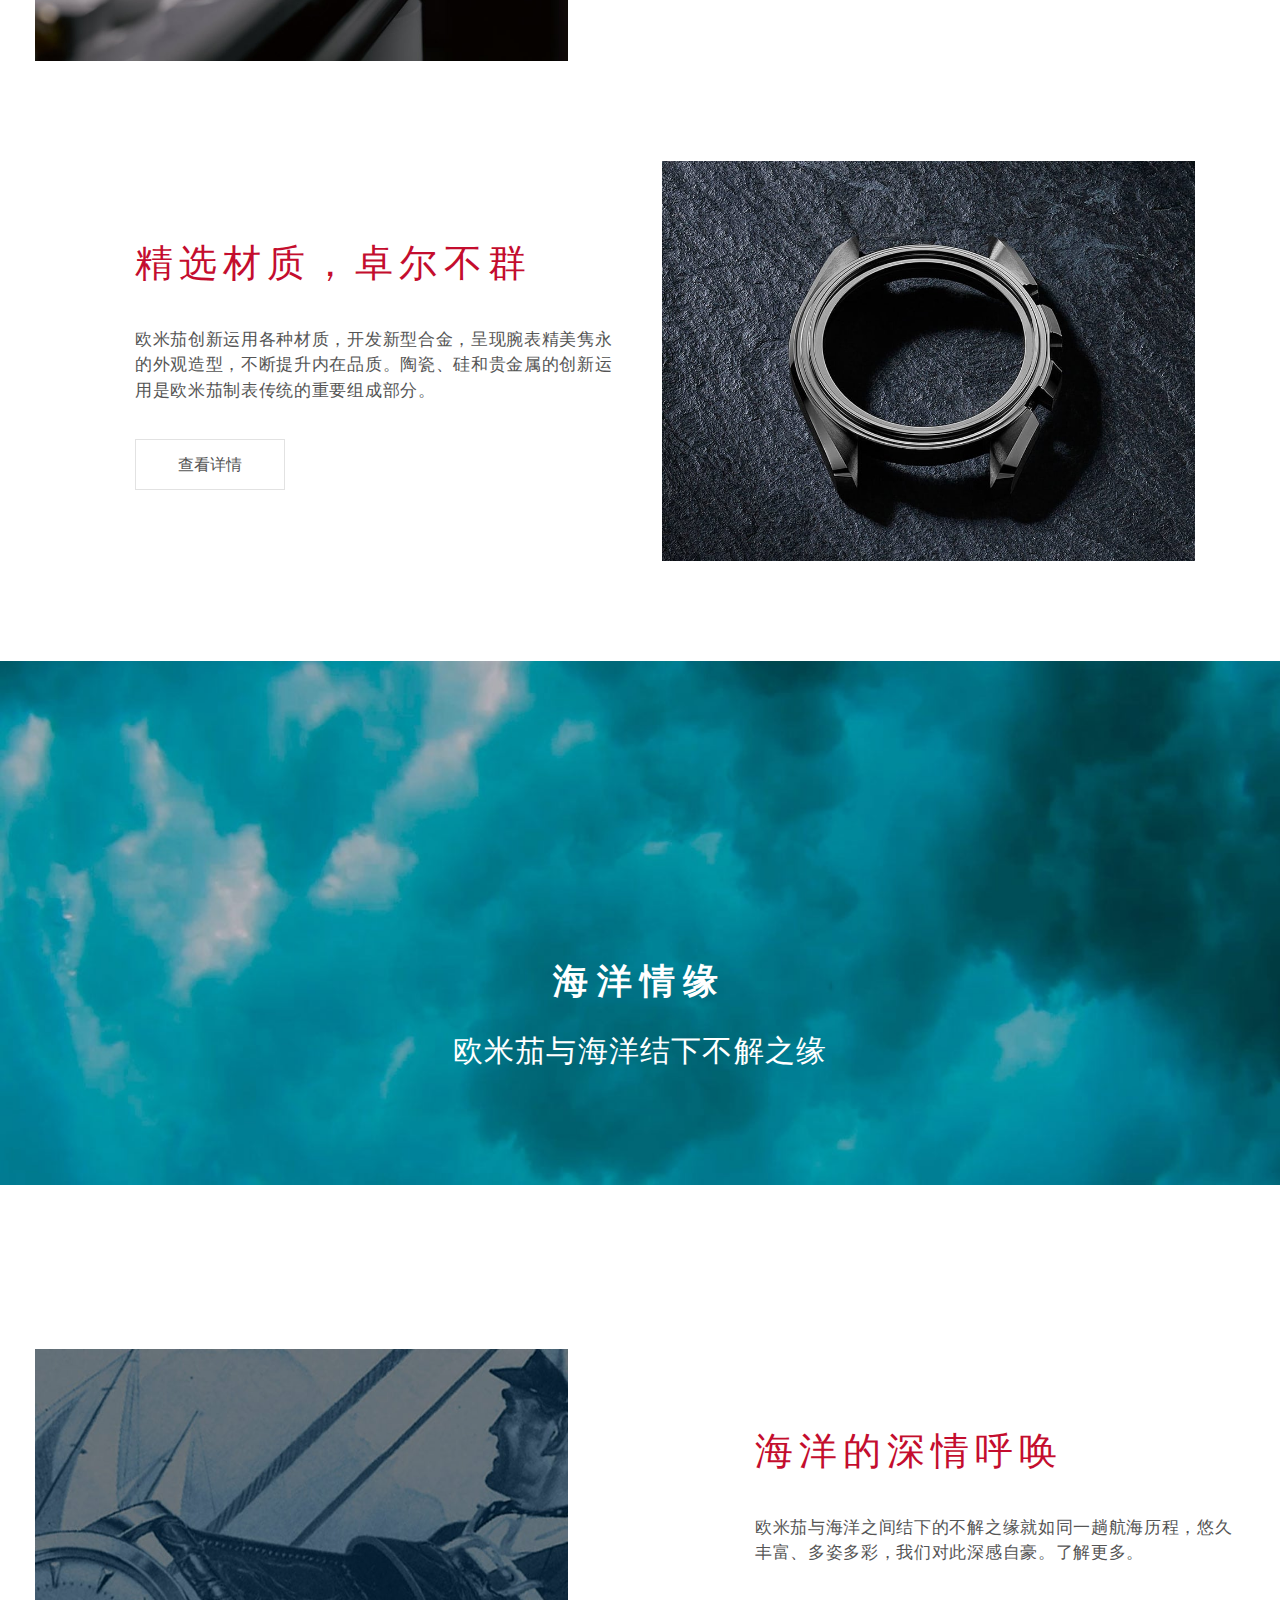
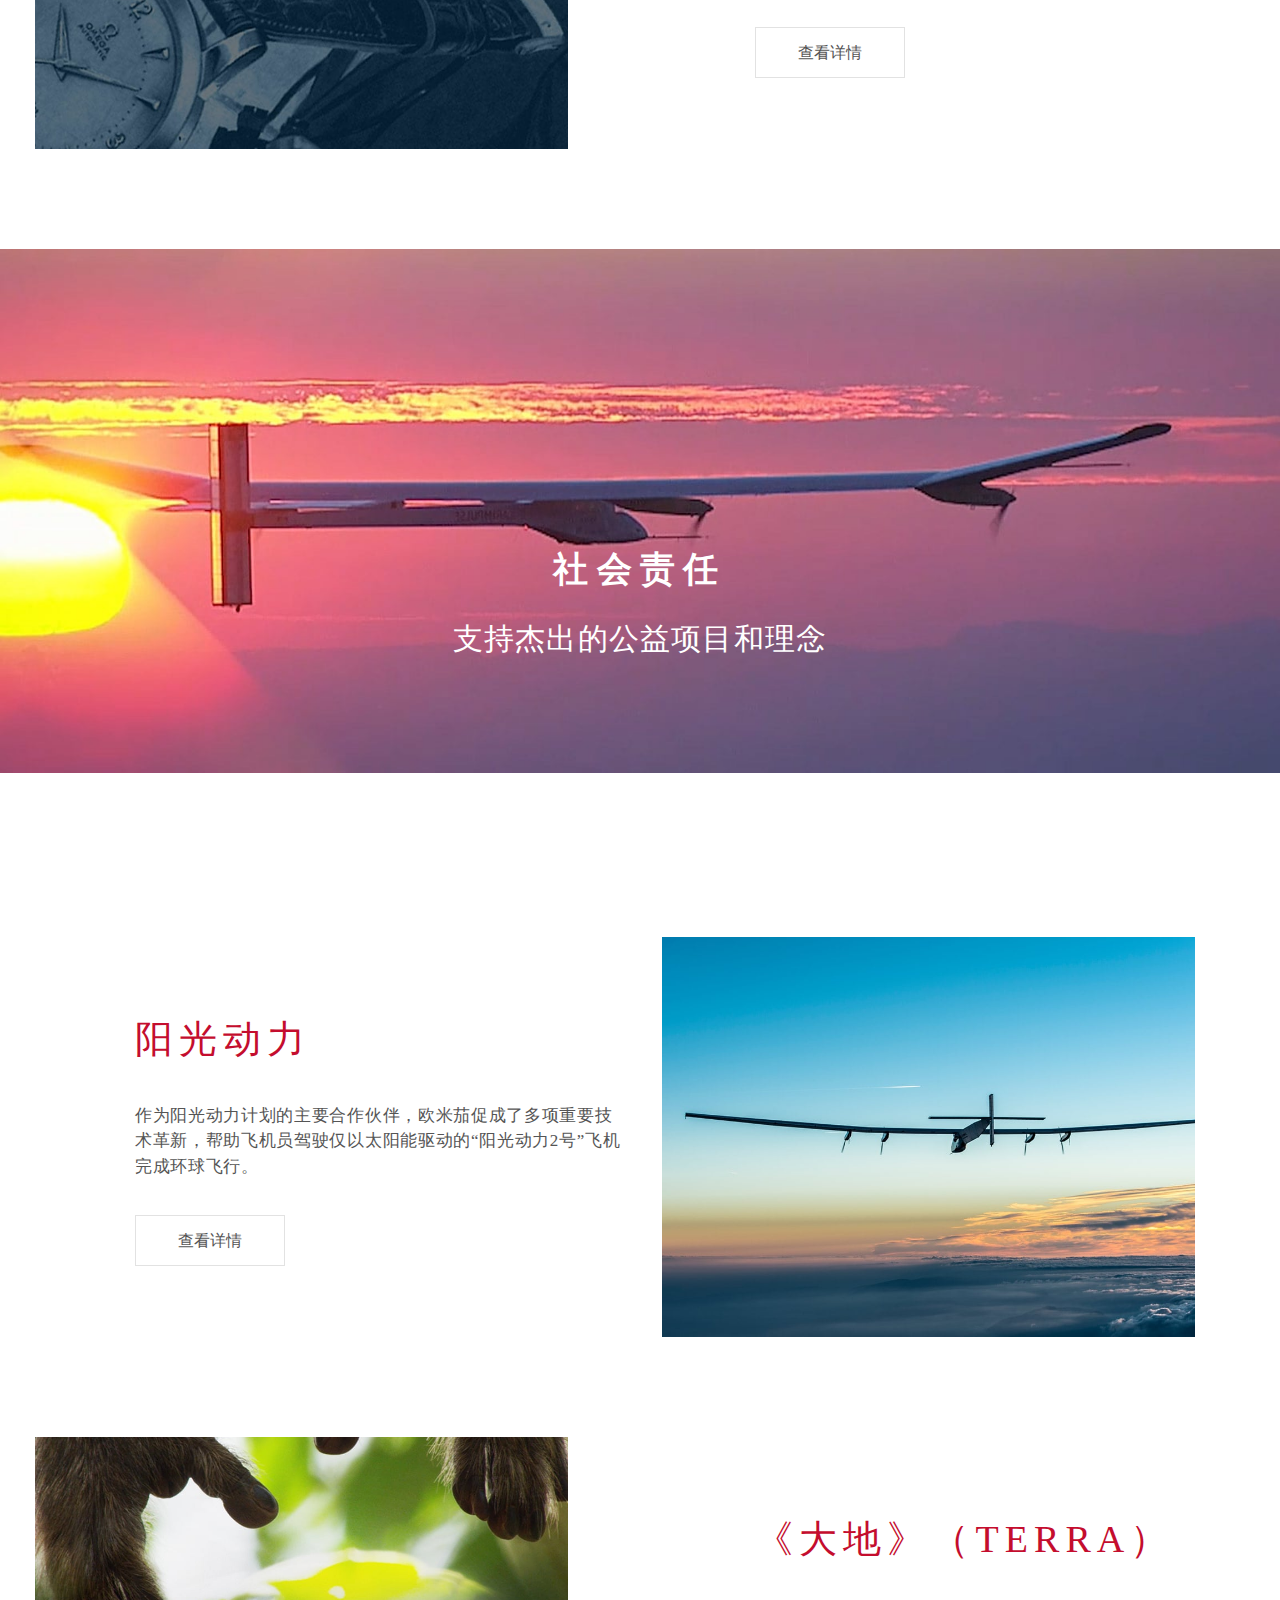
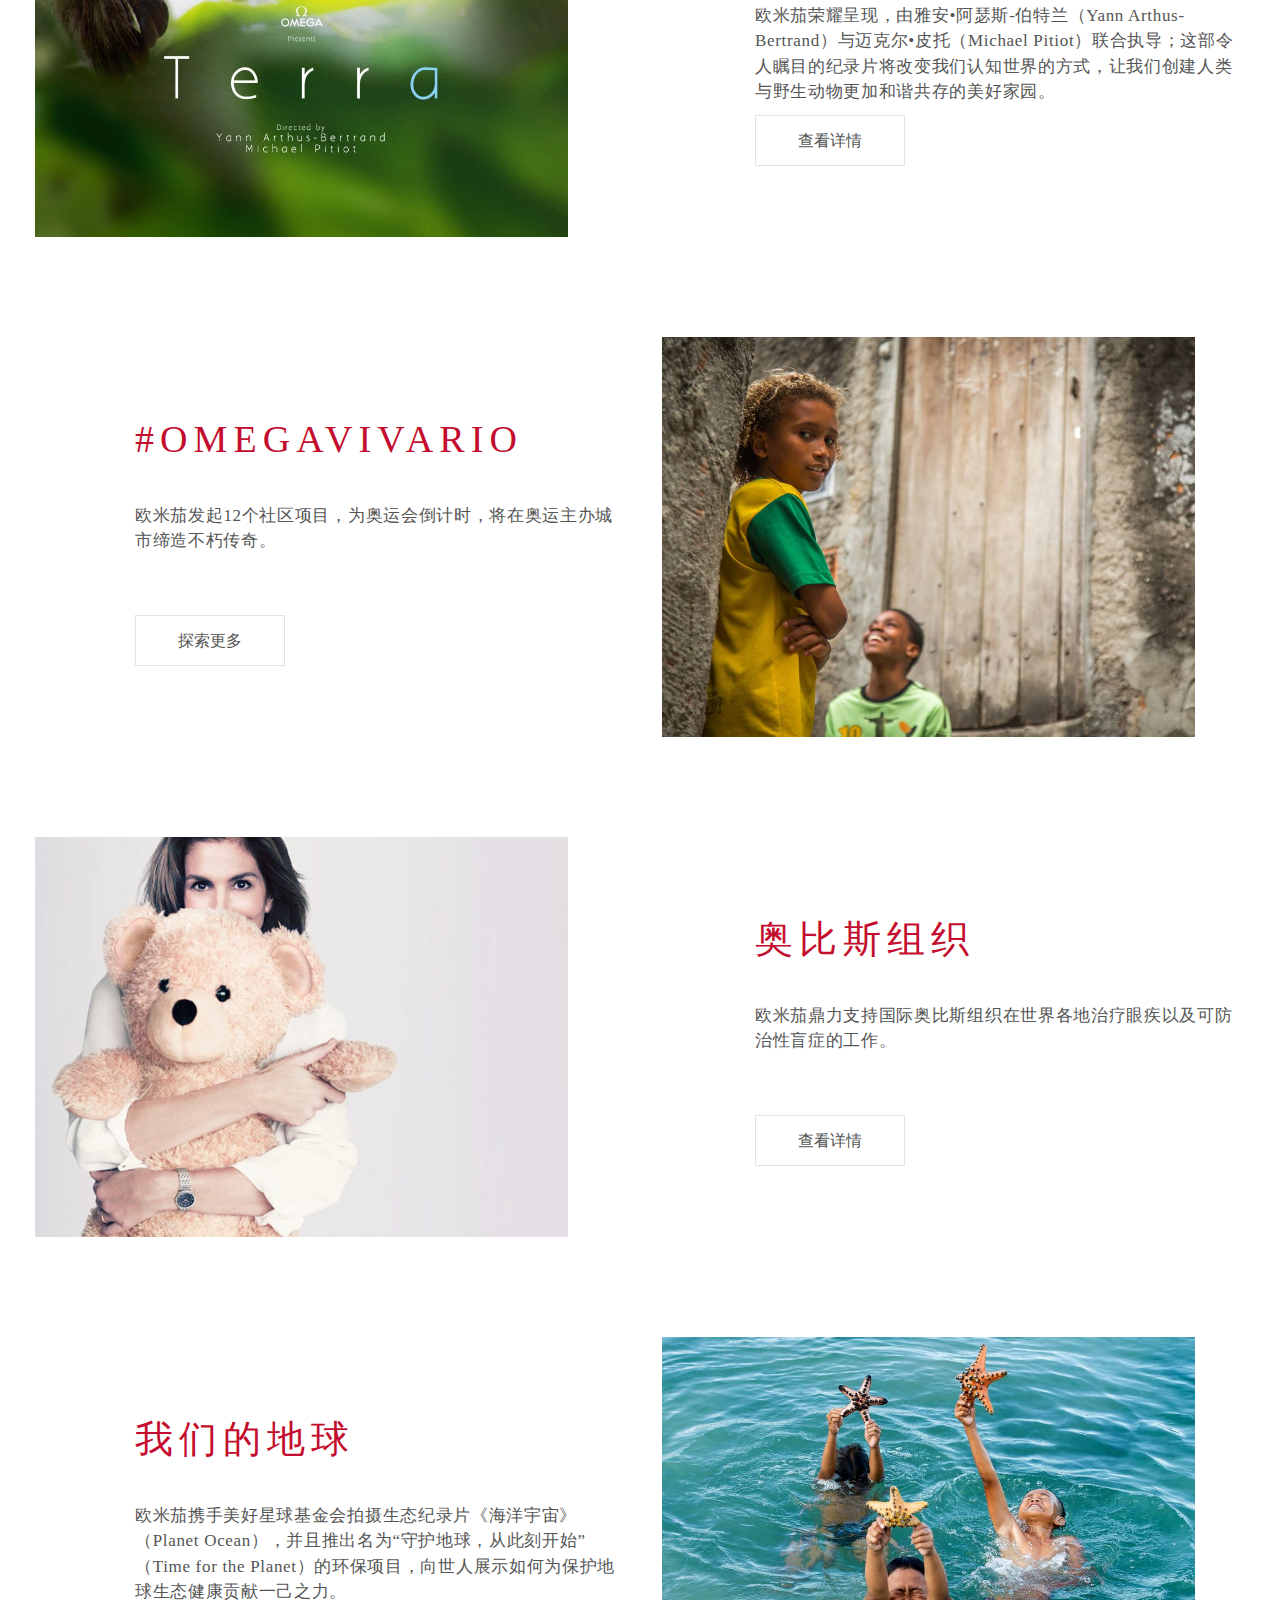
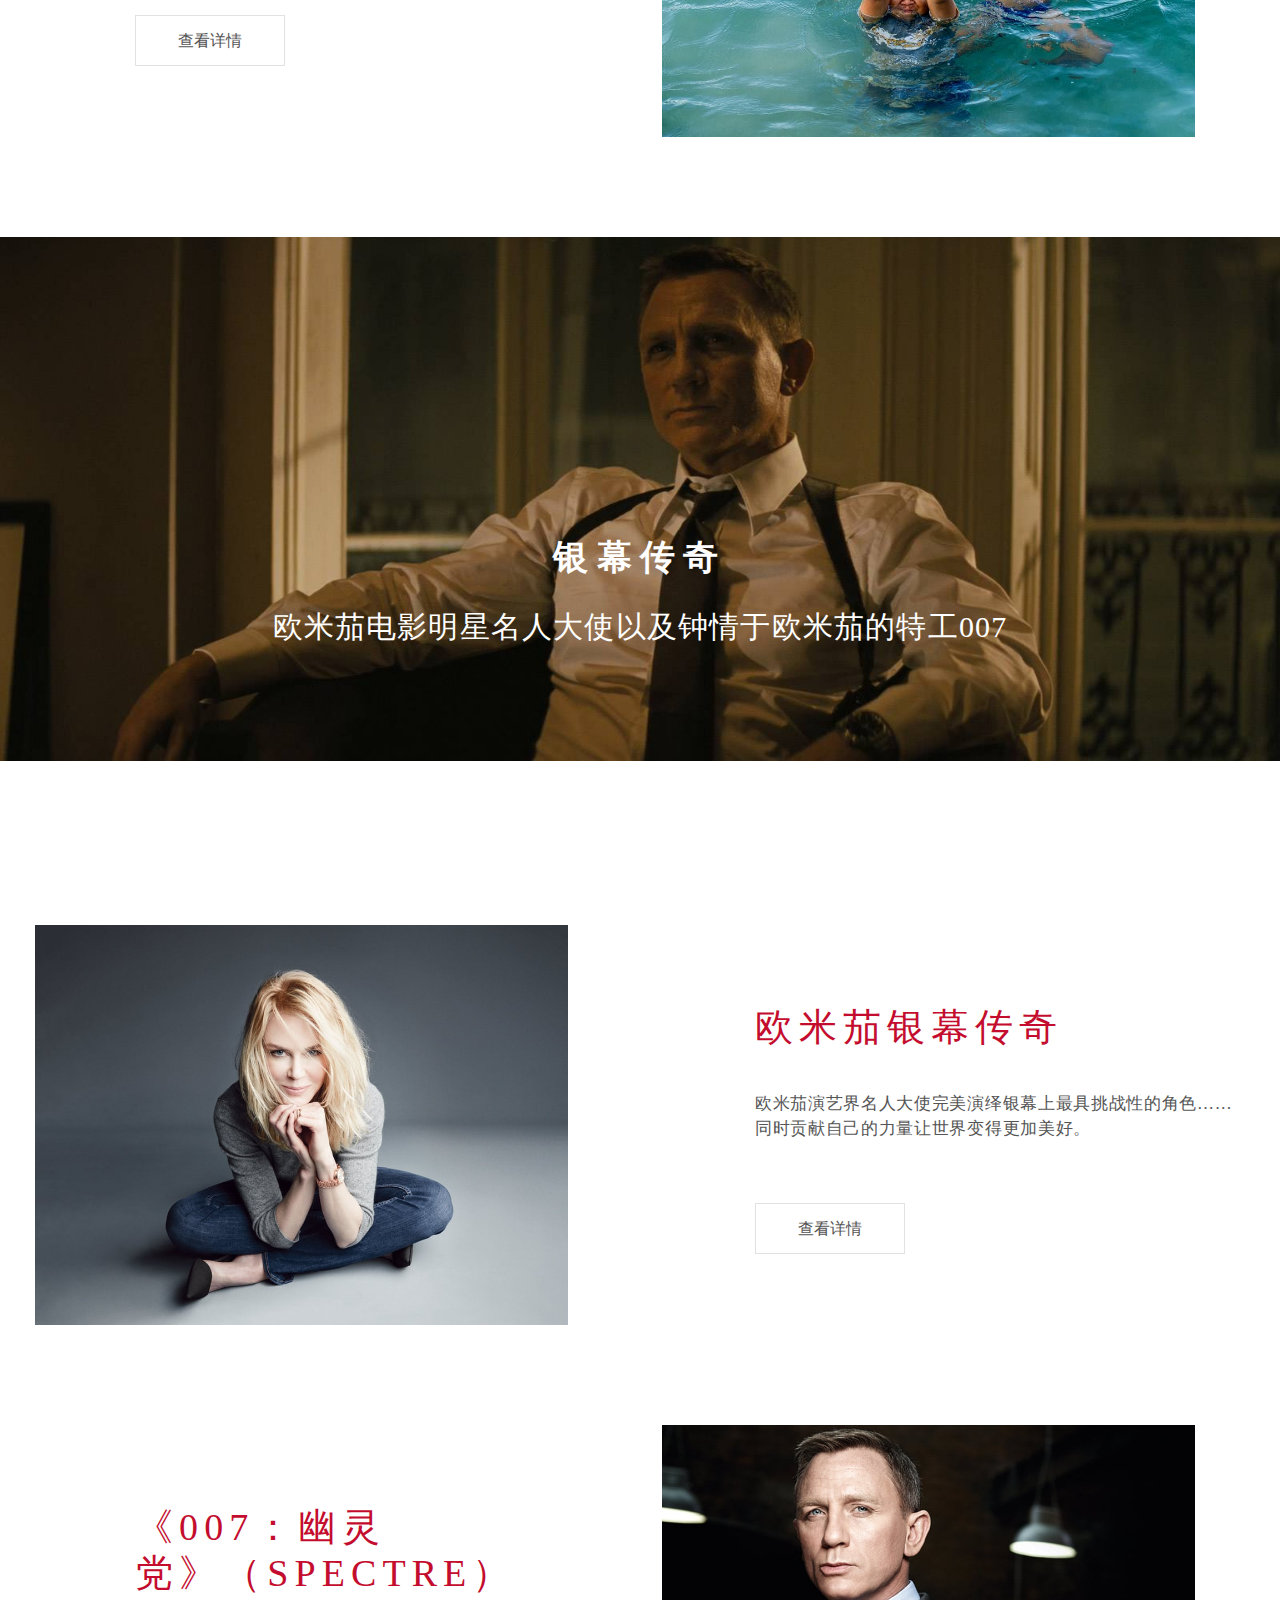
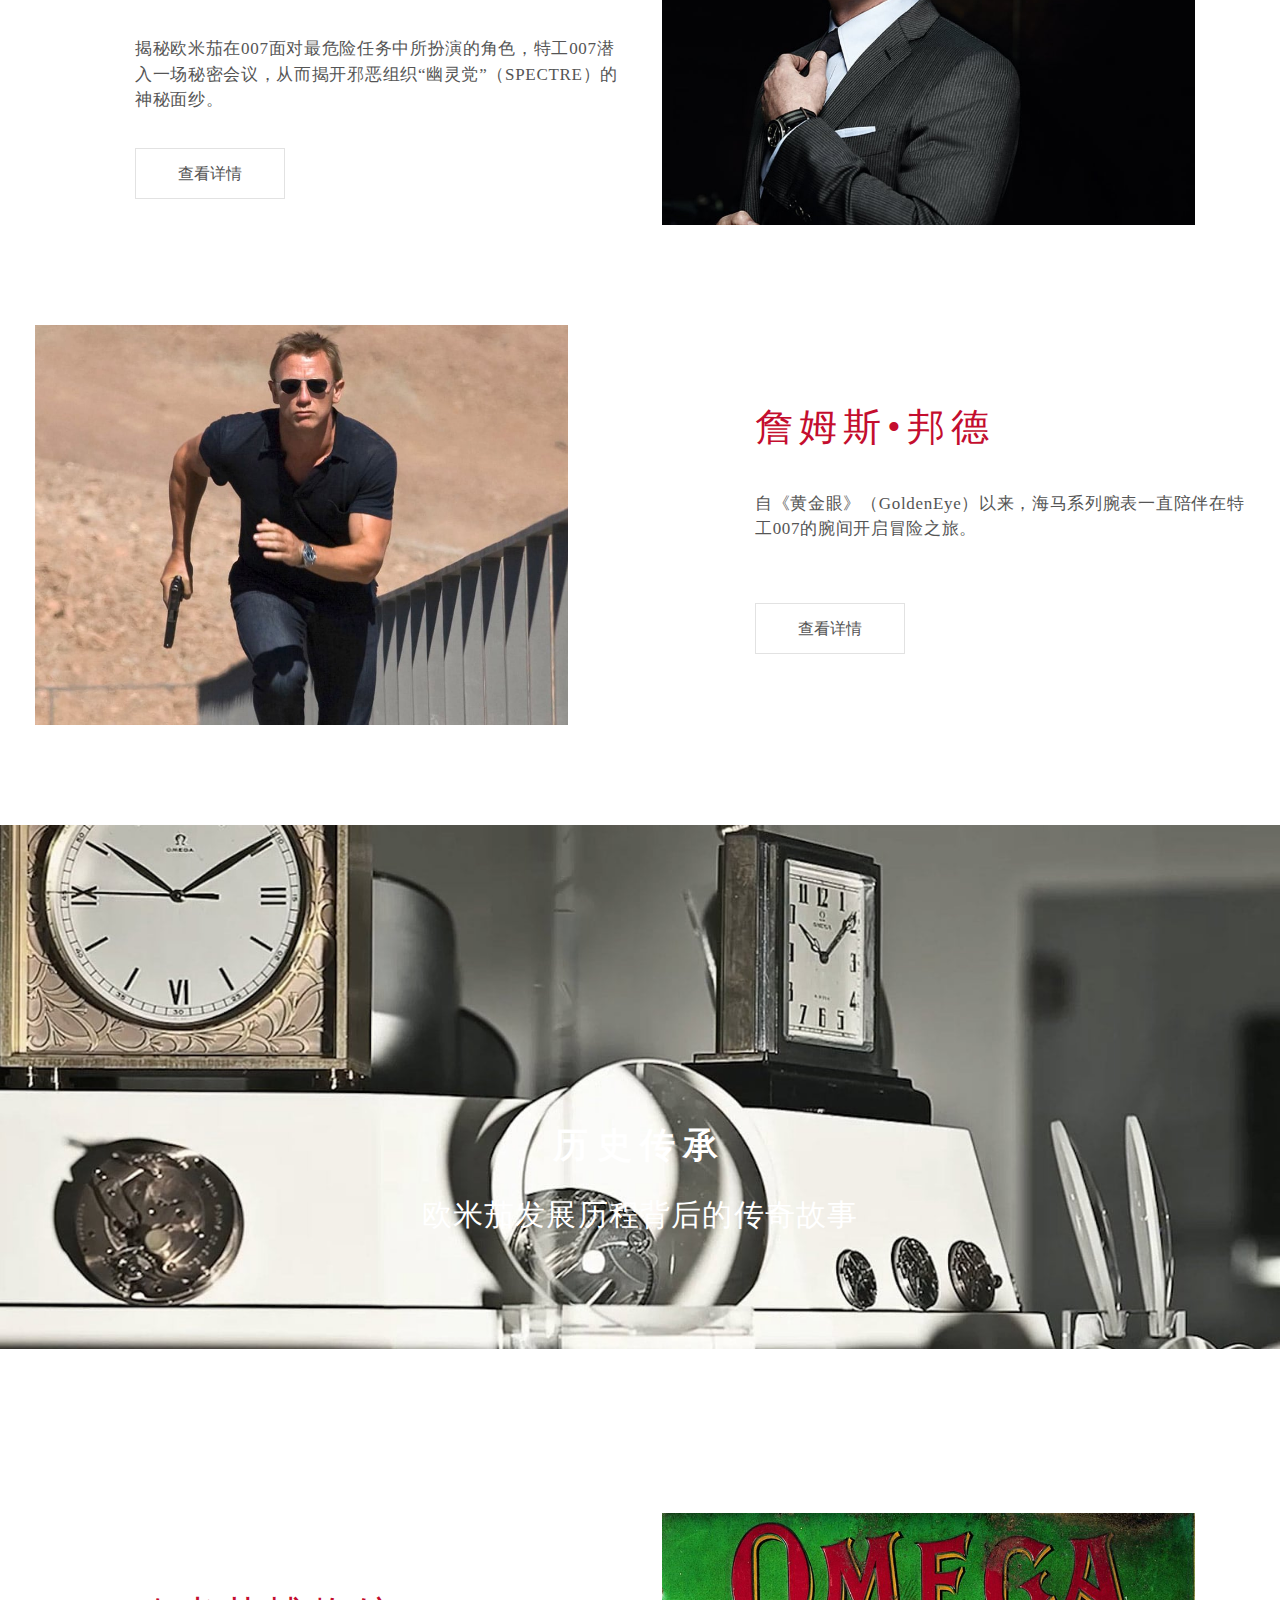
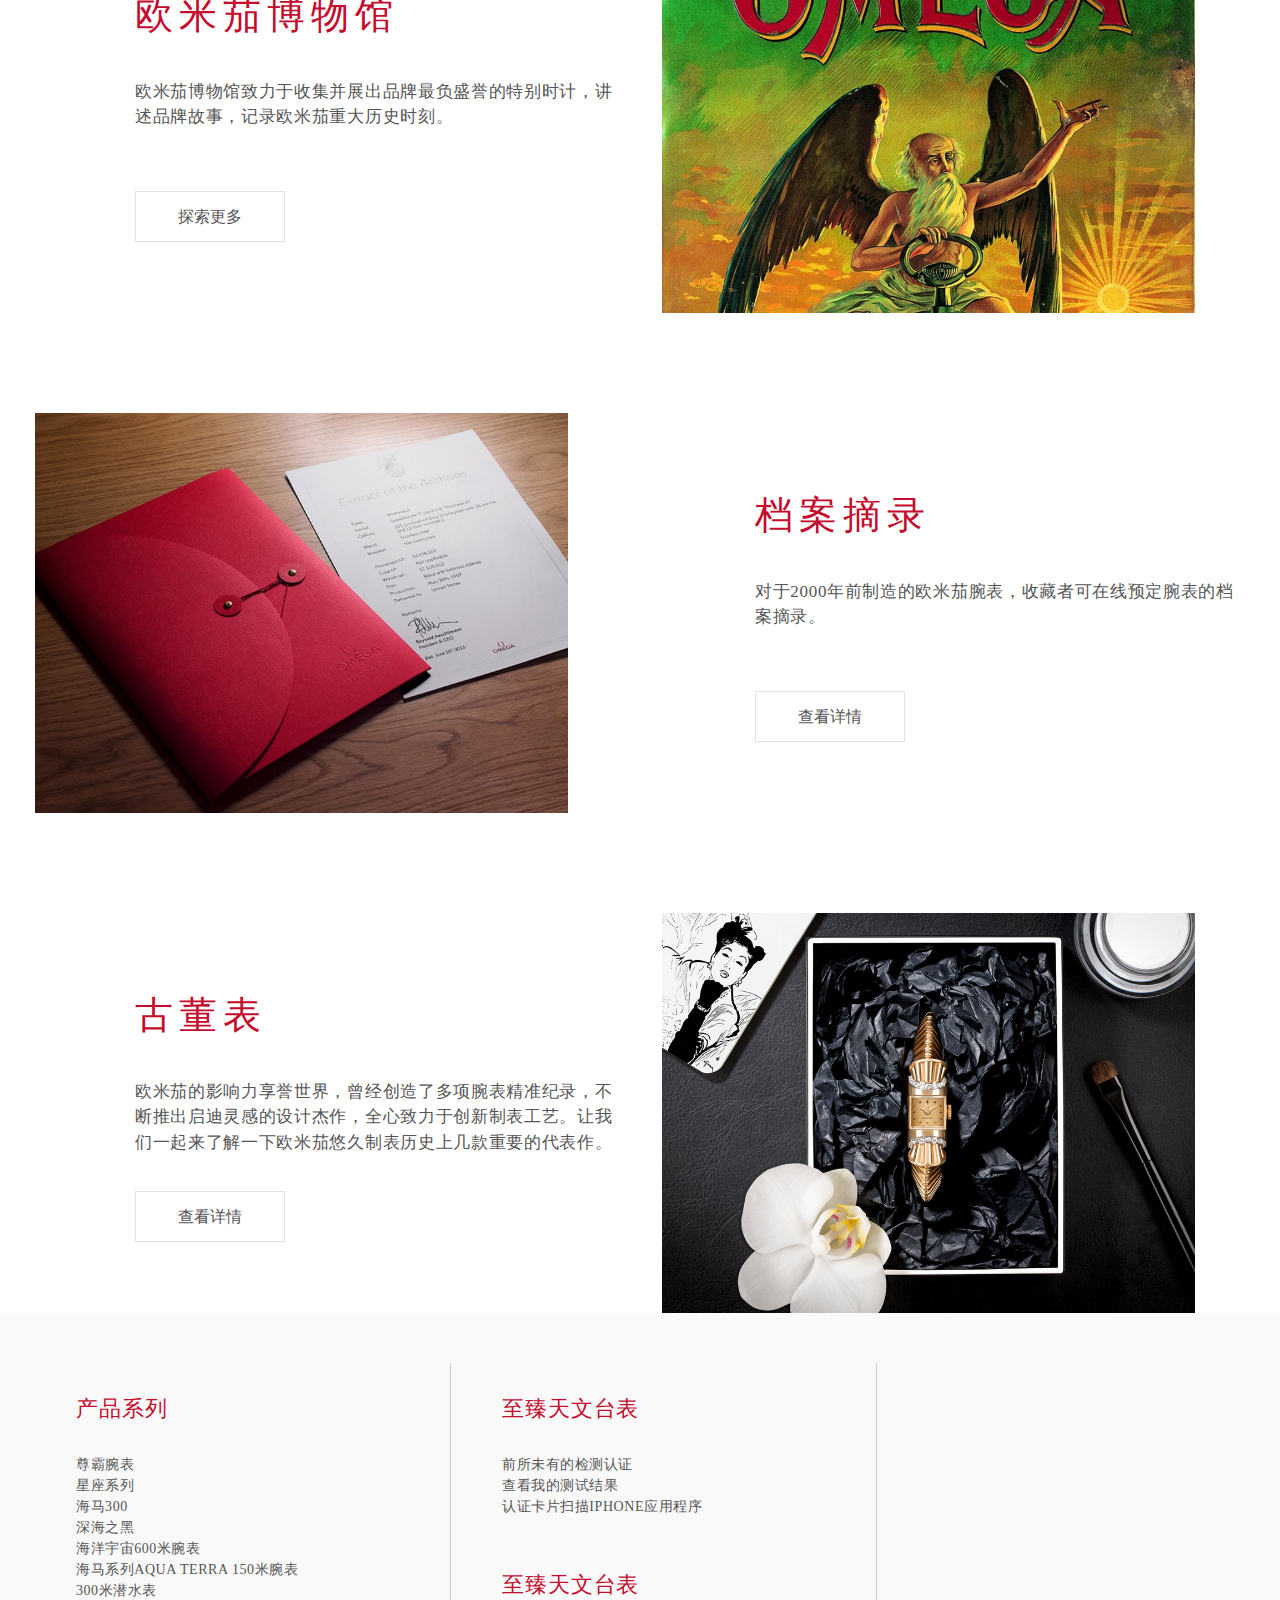
<file: omega2.html>
<!DOCTYPE html>
<html lang="en">
<head>
	<meta charset="UTF-8">
	<title>欧米茄世界</title>
	<link rel="icon" href="images/favicon.ico">
	<link rel="shortcut icon" href="images/favicon.ico">
	<script src="js/jquery-1.11.1.min.js"></script>
	<link rel="stylesheet" href="css/universal.css">
	<link rel="stylesheet" href="css/omega2.css">
</head>
<body>
	<!-- 大盒子 -->
	<div class="wrap">
		<!-- 头部开始 -->
		<div class="header">
			<div class="nav">
				<div class="navLeft">
					<div class="nlLeft">
						<a href="javascript:void(0)" class="a">
							<img src="images/caidan.png" alt="">
							<span>菜单</span>
						</a>
					</div>
					<div class="nlRight"><a href="index.html"><img src="images/logo.svg" alt=""></a></div>
				</div>
				<div class="navRight">
					<div class="navRbox">
						<img src="images/sousuo.png" alt="" class="img1"><span><a href="registe.html">My<img src="images/omega.png" alt=""></a></span>	
					</div>
				</div>
			</div>
			<!-- 菜单点击内容 -->
			<div class="navspanBox" id="navspanBox">
				<div class="navsbTop">
					<a href="javascript:void(0)" class="a1">
						<img src="images/guanbi.png" alt="">
						<span>关闭</span>
					</a>
				</div>
				<div class="navsbBottom">
					<ul>
						<li></li>
						<li><a href="index.html"><img src="images/shoubiao.png" alt=""><p>产品系列</p></a></li>
						<li><a href="omega.html"><img src="images/omega2.png" alt=""><p>欧米茄世界</p></a></li>
						<li><a href="omega2.html"><img src="images/shiguang.jpg" alt=""><p>她的时光</p></a></li>
						<li><a href=""><img src="images/qijiandian.jpg" alt=""><p>旗舰店查询</p></a></li>
						<li><a href=""><img src="images/kefu.jpg" alt=""><p>客户服务</p></a></li>
						<li><a href=""><img src="images/gengduo.jpg" alt=""><p>更多</p></a></li>
						<li></li>
					</ul>
				</div>
			</div>
			<!-- 搜索点击内容 -->
			<div class="sousuobox" id="sousuobox">
				<div class="sousuoTop">
					<a href="javascript:void(0)" class="a2">
						<span>关闭</span>
						<img src="images/guanbi.png" alt="">
					</a>
				</div>
				<div class="sousuoBottom">
					<input type="text" value="搜索... ...">
					<span><a href="javascript:void(0)"><img src="images/sousuo.png" alt=""></a></span>
				</div>
			</div>
		</div>
		<!-- 头部结束 -->

		<!-- 主体内容开始 -->
		<div class="main">
			<div class="main1">
				<h1></h1>
				<span><a href="index.html">首页</a> </span><span> <img src="images/y.png" alt=""></span> <span> 欧米茄世界</span>
				<p>创新制表工艺是欧米茄历史传承的基石，其灵感源自于运动计时、太空探索、支持杰出国际组织，以及与风靡全球的特工共赴冒险之旅。</p>
				<ul>
					<li><a href="">超霸腕表</a></li>
					<li><a href="">运动精神</a></li>
					<li><a href="">制表工艺</a></li>
					<li><a href="">海洋情缘</a></li>
					<li><a href="">社会责任</a></li>
					<li><a href="">银幕传奇</a></li>
					<li><a href="">历史传承</a></li>
				</ul>
			</div>
			<div class="none"></div>
			<div class="main2">
				<div class="box"><a href="" title="向超霸腕表致敬"><img src="images/c1.jpg" alt=""></a></div>
				<div class="boxs"><h2>向超霸腕表致敬</h2></div>
			</div>
			<div class="none"></div>
			<div class="main3">
				<div class="m3Left">
					<h2>STARMEN</h2>
					<p>见证乔治•克鲁尼与他童年心目中的登月英雄巴兹•奥尔德林首次会面。两位传奇人物成为相谈甚欢的好友，共同分享他们在1969年的记忆。</p>
					<span>查看详情<a href="">查看详情</a></span>
				</div>
				<div class="m3Right"><a href=""><img src="images/c2.jpg" alt="" title="STARMEN"></a></div>
			</div>
			<div class="none"></div>
			<div class="main4">
				<div class="m4Left">
					<a href=""><img src="images/c3.jpg" alt="" title="#SpeedmasterFans"></a>
				</div>
				<div class="m4Right">
					<h2>#SpeedmasterFans</h2>
					<p>认识欧米茄超霸腕表爱好者，了解这款宇航员佩戴的标志性腕表系列！</p>
					<span>查看详情<a href="">查看详情</a></span>
				</div>
			</div>
			<div class="none"></div>
			<div class="main3">
				<div class="m3Left">
					<h2>60周年</h2>
					<p>2017年，欧米茄荣耀庆祝超霸表面世60周年。当初，超霸表作为运动计时腕表，以走时精准、性能稳定、品质可靠闻名于世。令人难以置信的是，如今超霸表已经演变成为太空探索与前沿风尚的经典标志。</p>
					<span>查看详情<a href="">查看详情</a></span>
				</div>
				<div class="m3Right"><a href=""><img src="images/c4.jpg" alt="" title="60周年"></a></div>
			</div>
			<div class="none"></div>
			<div class="main4">
				<div class="m4Left">
					<a href=""><img src="images/c5.jpg" alt="" title=" 欧米茄⁠的太空传奇"></a>
				</div>
				<div class="m4Right">
					<h2> 欧米茄⁠的太空传奇</h2>
					<p>自1962年以来，欧米茄腕表始终陪伴宇航员一同探索太空。作为第一枚登上月球的腕表，超霸表于1969年赢得了“月球表”的称号。</p>
					<span>查看详情<a href="">查看详情</a></span>
				</div>
			</div>
			<div class="none"></div>
			<div class="main2">
				<div class="box"><a href="" title="运动精神"><img src="images/c6.jpg" alt=""></a></div>
				<div class="boxs"><h2>运动精神</h2><p>奥运会及其他大型体育赛事计时</p></div>
			</div>
			<div class="none"></div>
			<div class="main3">
				<div class="m3Left">
					<h2>欧米茄荣耀见证2018平昌冬奥会 </h2>
					<p>作为2018年韩国平昌冬奥会正式计时以及卓越的奥运腕表制作商，欧米茄享誉全球的计时精准度将第28次在国际舞台上接受大众检验。</p>
					<span>查看详情<a href="">查看详情</a></span>
				</div>
				<div class="m3Right"><a href=""><img src="images/c7.jpg" alt="" title="欧米茄荣耀见证2018平昌冬奥会 "></a></div>
			</div>
			<div class="none"></div>
			<div class="main4">
				<div class="m4Left">
					<a href=""><img src="images/c8.jpg" alt="" title=" 奥运会"></a>
				</div>
				<div class="m4Right">
					<h2>奥运会</h2>
					<p>奥运会是云集世界杰出运动员的体育竞技盛会，能担任奥运会正式计时，为这一全球性的竞技赛事提供专业计时技术，欧米茄深感荣耀。</p>
					<span>查看详情<a href="">查看详情</a></span>
				</div>
			</div>
			<div class="none"></div>
			<div class="main3">
				<div class="m3Left">
					<h2>体育计时</h2>
					<p>欧米茄担任奥运会正式计时，同时还向其他顶级田径、游泳、高尔夫、有舵雪橇和帆船赛事提供体育计时专业技术支持。</p>
					<span>查看详情<a href="">查看详情</a></span>
				</div>
				<div class="m3Right"><a href=""><img src="images/c9.jpg" alt="" title="体育计时"></a></div>
			</div>
			<div class="none"></div>
			<div class="main2">
				<div class="box"><a href="" title="制表工艺"><img src="images/c10.jpg" alt=""></a></div>
				<div class="boxs"><h2>制表工艺</h2><p>制表工艺始终是欧米茄⁠的核心</p></div>
			</div>
			<div class="none"></div>
			<div class="main4">
				<div class="m4Left">
					<a href=""><img src="images/c11.jpg" alt="" title=" 至臻天文台认证"></a>
				</div>
				<div class="m4Right">
					<h2> 至臻天文台认证</h2>
					<p>欧米茄凭借创新腕表机芯奠定品牌声誉。通过瑞士联邦计量研究院批准测试的腕表荣膺“至臻天文台表”称号，这让瑞士官方天文台(COSC)认证天文台表机芯再度成为举世瞩目的焦点。</p>
					<span>查看详情<a href="">查看详情</a></span>
				</div>
			</div>
			<div class="none"></div>
			<div class="main3">
				<div class="m3Left">
					<h2>精选材质⁠，卓尔不群</h2>
					<p>欧米茄创新运用各种材质，开发新型合金，呈现腕表精美隽永的外观造型，不断提升内在品质。陶瓷、硅和贵金属的创新运用是欧米茄制表传统的重要组成部分。</p>
					<span>查看详情<a href="">查看详情</a></span>
				</div>
				<div class="m3Right"><a href=""><img src="images/c12.jpg" alt="" title="精选材质⁠，卓尔不群"></a></div>
			</div>
			<div class="none"></div>
			<div class="main2">
				<div class="box"><a href="" title="海洋情缘"><img src="images/c13.jpg" alt=""></a></div>
				<div class="boxs"><h2>海洋情缘</h2><p>欧米茄与海洋结下不解之缘</p></div>
			</div>
			<div class="none"></div>
			<div class="main4">
				<div class="m4Left">
					<a href=""><img src="images/c14.jpg" alt="" title=" 海洋⁠的深情呼唤"></a>
				</div>
				<div class="m4Right">
					<h2> 海洋⁠的深情呼唤</h2>
					<p>欧米茄与海洋之间结下的不解之缘就如同一趟航海历程，悠久丰富、多姿多彩，我们对此深感自豪。了解更多。</p>
					<span>查看详情<a href="">查看详情</a></span>
				</div>
			</div>
			<div class="none"></div>
			<div class="main2">
				<div class="box"><a href="" title="社会责任"><img src="images/c15.jpg" alt=""></a></div>
				<div class="boxs"><h2>社会责任</h2><p>支持杰出⁠的公益项目和理念</p></div>
			</div>
			<div class="none"></div>
			<div class="main3">
				<div class="m3Left">
					<h2>阳光动力</h2>
					<p>作为阳光动力计划的主要合作伙伴，欧米茄促成了多项重要技术革新，帮助飞机员驾驶仅以太阳能驱动的“阳光动力2号”飞机完成环球飞行。</p>
					<span>查看详情<a href="">查看详情</a></span>
				</div>
				<div class="m3Right"><a href=""><img src="images/c16.jpg" alt="" title="阳光动力"></a></div>
			</div>
			<div class="none"></div>
			<div class="main4">
				<div class="m4Left">
					<a href=""><img src="images/c17.jpg" alt="" title="《⁠大⁠地⁠》⁠（⁠TERRA⁠）"></a>
				</div>
				<div class="m4Right">
					<h2>《⁠大⁠地⁠》⁠（⁠TERRA⁠）</h2>
					<p>欧米茄荣耀呈现，由雅安•阿瑟斯-伯特兰（Yann Arthus-Bertrand）与迈克尔•皮托（Michael Pitiot）联合执导；这部令人瞩目的纪录片将改变我们认知世界的方式，让我们创建人类与野生动物更加和谐共存的美好家园。</p>
					<span>查看详情<a href="">查看详情</a></span>
				</div>
			</div>
			<div class="none"></div>
			<div class="main3">
				<div class="m3Left">
					<h2>#OMEGAVIVARIO</h2>
					<p>欧米茄发起12个社区项目，为奥运会倒计时，将在奥运主办城市缔造不朽传奇。</p>
					<span>探索更多<a href="">探索更多</a></span>
				</div>
				<div class="m3Right"><a href=""><img src="images/c18.jpg" alt="" title="#OMEGAVIVARIO"></a></div>
			</div>
			<div class="none"></div>
			<div class="main4">
				<div class="m4Left">
					<a href=""><img src="images/c19.jpg" alt="" title="奥比斯组织"></a>
				</div>
				<div class="m4Right">
					<h2>奥比斯组织</h2>
					<p>欧米茄鼎力支持国际奥比斯组织在世界各地治疗眼疾以及可防治性盲症的工作。</p>
					<span>查看详情<a href="">查看详情</a></span>
				</div>
			</div>
			<div class="none"></div>
			<div class="main3">
				<div class="m3Left">
					<h2>我们⁠的地球</h2>
					<p>欧米茄携手美好星球基金会拍摄生态纪录片《海洋宇宙》（Planet Ocean），并且推出名为“守护地球，从此刻开始”（Time for the Planet）的环保项目，向世人展示如何为保护地球生态健康贡献一己之力。</p>
					<span>查看详情<a href="">查看详情</a></span>
				</div>
				<div class="m3Right"><a href=""><img src="images/c20.jpg" alt="" title="我们⁠的地球"></a></div>
			</div>
			<div class="none"></div>
			<div class="main2">
				<div class="box"><a href="" title="银幕传奇"><img src="images/c21.jpg" alt=""></a></div>
				<div class="boxs"><h2>银幕传奇</h2><p>欧米茄电影明星名人大使以及钟情于欧米茄⁠的特工007</p></div>
			</div>
			<div class="none"></div>
			<div class="main4">
				<div class="m4Left">
					<a href=""><img src="images/c22.jpg" alt="" title="欧米茄银幕传奇"></a>
				</div>
				<div class="m4Right">
					<h2>欧米茄银幕传奇</h2>
					<p>欧米茄演艺界名人大使完美演绎银幕上最具挑战性的角色……同时贡献自己的力量让世界变得更加美好。</p>
					<span>查看详情<a href="">查看详情</a></span>
				</div>
			</div>
			<div class="none"></div>
			<div class="main3">
				<div class="m3Left">
					<h2>《007：幽灵党⁠》⁠（⁠SPECTRE⁠）</h2>
					<p>揭秘欧米茄在007面对最危险任务中所扮演的角色，特工007潜入一场秘密会议，从而揭开邪恶组织“幽灵党”（SPECTRE）的神秘面纱。</p>
					<span>查看详情<a href="">查看详情</a></span>
				</div>
				<div class="m3Right"><a href=""><img src="images/c23.jpg" alt="" title="《007：幽灵党⁠》⁠（⁠SPECTRE⁠）"></a></div>
			</div>
			<div class="none"></div>
			<div class="main4">
				<div class="m4Left">
					<a href=""><img src="images/c24.jpg" alt="" title="詹姆斯⁠•邦德"></a>
				</div>
				<div class="m4Right">
					<h2>詹姆斯⁠•邦德</h2>
					<p>自《黄金眼》（GoldenEye）以来，海马系列腕表一直陪伴在特工007的腕间开启冒险之旅。</p>
					<span>查看详情<a href="">查看详情</a></span>
				</div>
			</div>
			<div class="none"></div>
			<div class="main2">
				<div class="box"><a href="" title="历史传承"><img src="images/c25.jpg" alt=""></a></div>
				<div class="boxs"><h2>历史传承</h2><p>欧米茄发展历程背后⁠的传奇故事</p></div>
			</div>
			<div class="none"></div>
			<div class="main3">
				<div class="m3Left">
					<h2>欧米茄博物馆</h2>
					<p>欧米茄博物馆致力于收集并展出品牌最负盛誉的特别时计，讲述品牌故事，记录欧米茄重大历史时刻。</p>
					<span>探索更多<a href="">探索更多</a></span>
				</div>
				<div class="m3Right"><a href=""><img src="images/c26.jpg" alt="" title="欧米茄博物馆"></a></div>
			</div>
			<div class="none"></div>
			<div class="main4">
				<div class="m4Left">
					<a href=""><img src="images/c27.jpg" alt="" title="档案摘录"></a>
				</div>
				<div class="m4Right">
					<h2>档案摘录</h2>
					<p>对于2000年前制造的欧米茄腕表，收藏者可在线预定腕表的档案摘录。</p>
					<span>查看详情<a href="">查看详情</a></span>
				</div>
			</div>
			<div class="none"></div>
			<div class="main3">
				<div class="m3Left">
					<h2>古董表</h2>
					<p>欧米茄⁠的影响力享誉世界，曾经创造了多项腕表精准纪录，不断推出启迪灵感的设计杰作，全心致力于创新制表工艺。让我们一起来了解一下欧米茄悠久制表历史上几款重要的代表作。</p>
					<span>查看详情<a href="">查看详情</a></span>
				</div>
				<div class="m3Right"><a href=""><img src="images/c28.jpg" alt="" title="古董表"></a></div>
			</div>
		</div>
		<!-- 主体内容结束 -->

		  <!-- 结尾开始 -->
		<div class="footer">
			<div class="fTop">
				<div class="fmain1">
					<ul>
						<li class="li1">
							<h3>产品系列</h3>
							<ul>
								<li><a href="">尊霸腕表</a></li>
								<li><a href="">星座系列</a></li>
								<li><a href="">海马300</a></li>
								<li><a href="">深海之黑</a></li>
								<li><a href="">海洋宇宙600米腕表</a></li>
								<li><a href="">海马系列AQUA TERRA 150米腕表</a></li>
								<li><a href="">300米潜水表</a></li>
								<li><a href="">月球表</a></li>
								<li><a href="">球表暗面</a></li>
								<li><a href="">皓月之灰</a></li>
								<li><a href="">首枚欧米茄太空表</a></li>
								<li><a href="">超霸'57腕表</a></li>
								<li><a href="">超霸系列X-33“帆船赛”腕表</a></li>
								<li><a href="">LADYMATIC腕表</a></li>
								<li><a href="">HOUR VISION腕表</a></li>
								<li><a href="">碟飞名典腕表</a></li>
								<li><a href="">碟飞典雅系列腕表</a></li>
								<li><a href="">陀飞轮腕表</a></li>
							</ul>
						</li>
						<li class="li2">
							<h3>专卖店位置</h3>
							<ul>
								<li><a href="">寻找销售点</a></li>
								<li><a href="">我的位置</a></li>
							</ul>		
						</li>
					</ul>
				</div>
				<div class="fmain2">
					<ul>
						<li class="li1">
							<h3>至臻天文台表</h3>
							<ul>
								<li><a href="">前所未有的检测认证</a></li>
								<li><a href="">查看我的测试结果</a></li>
								<li><a href="">认证卡片扫描IPHONE应用程序</a></li>
							</ul>
						</li>
						<li class="li2">
							<h3>至臻天文台表</h3>
							<ul>
								<li><a href="">奥运会</a></li>
								<li><a href="">运动项目</a></li>
								<li><a href="">制表工艺</a></li>
								<li><a href="">她的时光</a></li>
								<li><a href="">奥比斯组织</a></li>
								<li><a href="">我们的地球</a></li>
								<li><a href="">阳光动力计划</a></li>
								<li><a href="">詹姆斯-邦德</a></li>
								<li><a href="">欧米茄银幕传奇</a></li>
								<li><a href="">向超霸腕表致敬</a></li>
								<li><a href="">欧米茄博物馆</a></li>
								<li><a href="">古董表</a></li>
								<li><a href="">责任珠宝业委员会</a></li>
							</ul>	
						</li>
					</ul>
				</div>
				<div class="fmain3">
					<ul>
						<li class="li1">
							<h3>客户服务</h3>
							<ul>
								<li><a href="">保养您的欧米茄腕表</a></li>
								<li><a href="">欧米茄腕表的保养维修</a></li>
								<li><a href="">检修与价格</a></li>
								<li><a href="">寻找维修中心</a></li>
								<li><a href="">订阅档案摘录</a></li>
								<li><a href="">订阅产品目录</a></li>
								<li><a href="">客户资讯系统(CIS)</a></li>
								<li><a href="">常见问题</a></li>
								<li><a href="">词汇</a></li>
							</ul>
						</li>
						<li class="li2">
							<h3>更多</h3>
							<ul>
								<li><a href="">新闻</a></li>
								<li><a href="">欧米茄通讯</a></li>
							</ul>	
						</li>
					</ul>
					<div class="vox">
						<span class="voxs">联系我们<a href="" title="联系我们">联系我们</a></span>
						<div class="box">
							<span><a href=""><img src="images/facebook.png" alt=""></a></span>
							<span><a href=""><img src="images/twitter.png" alt=""></a></span>
							<span><a href=""><img src="images/youtube.png" alt=""></a></span>
							<span><a href=""><img src="images/weixin.png" alt=""></a></span>
							<span><a href=""><img src="images/weibo.png" alt=""></a></span>
							<span><a href=""><img src="images/shipin.png" alt=""></a></span>
							<span><a href=""><img src="images/tengxunweibo.png" alt=""></a></span>
						</div>
					</div>
				</div>
			</div>
			<div class="fBottom">
				<div class="fbLeft">
					<span>版权为欧米茄所有，转载必究。 沪ICP备09015073号-14</span>
					<span><a href="">使用条款</a></span> <span><a href="">| 隐私 政策</a></span>
				</div>
				<div class="fbRight">
					<span><a href="">更改语言:简体中文</a></span><span><img src="images/xiangxia.png" alt="" class="fbimg"></span>
					<div class="lang">
						<ul>
							<li><a href="">英语 (International)<span>English</span></a></li>
							<li><a href="">英语 (USA)<span>English</span></a></li>
							<li><a href="">法语<span>Français</span></a></li>
							<li><a href="">德语<span>Deutsch</span></a></li>
							<li><a href="">意大利语<span>Italiano</span></a></li>
							<li><a href="">西班牙语<span>Español</span></a></li>
							<li><a href="">葡萄牙语<span>Português</span></a></li>
							<li><a href="">俄语<span>Русский</span></a></li>
							<li><a href="">日本语<span>日本語</span></a></li>
							<li><a href="" style="color:#c40d2e">简体中文<span>简体中文</span></a></li>
							<li><a href="">繁體中文（香港）<span>繁體中文</span></a></li>
							<li><a href="">繁體中文（台灣）<span>繁體中文</span></a></li>
							<li><a href="">韩语<span>한국어</span></a></li>
						</ul>
					</div>
				</div>
			</div>
		</div>
		<!-- 结尾结束 -->
	</div>
	<script src="js/universal.js"></script>
	<script src="js/omega2.js"></script>
</body>
</html>
</file>
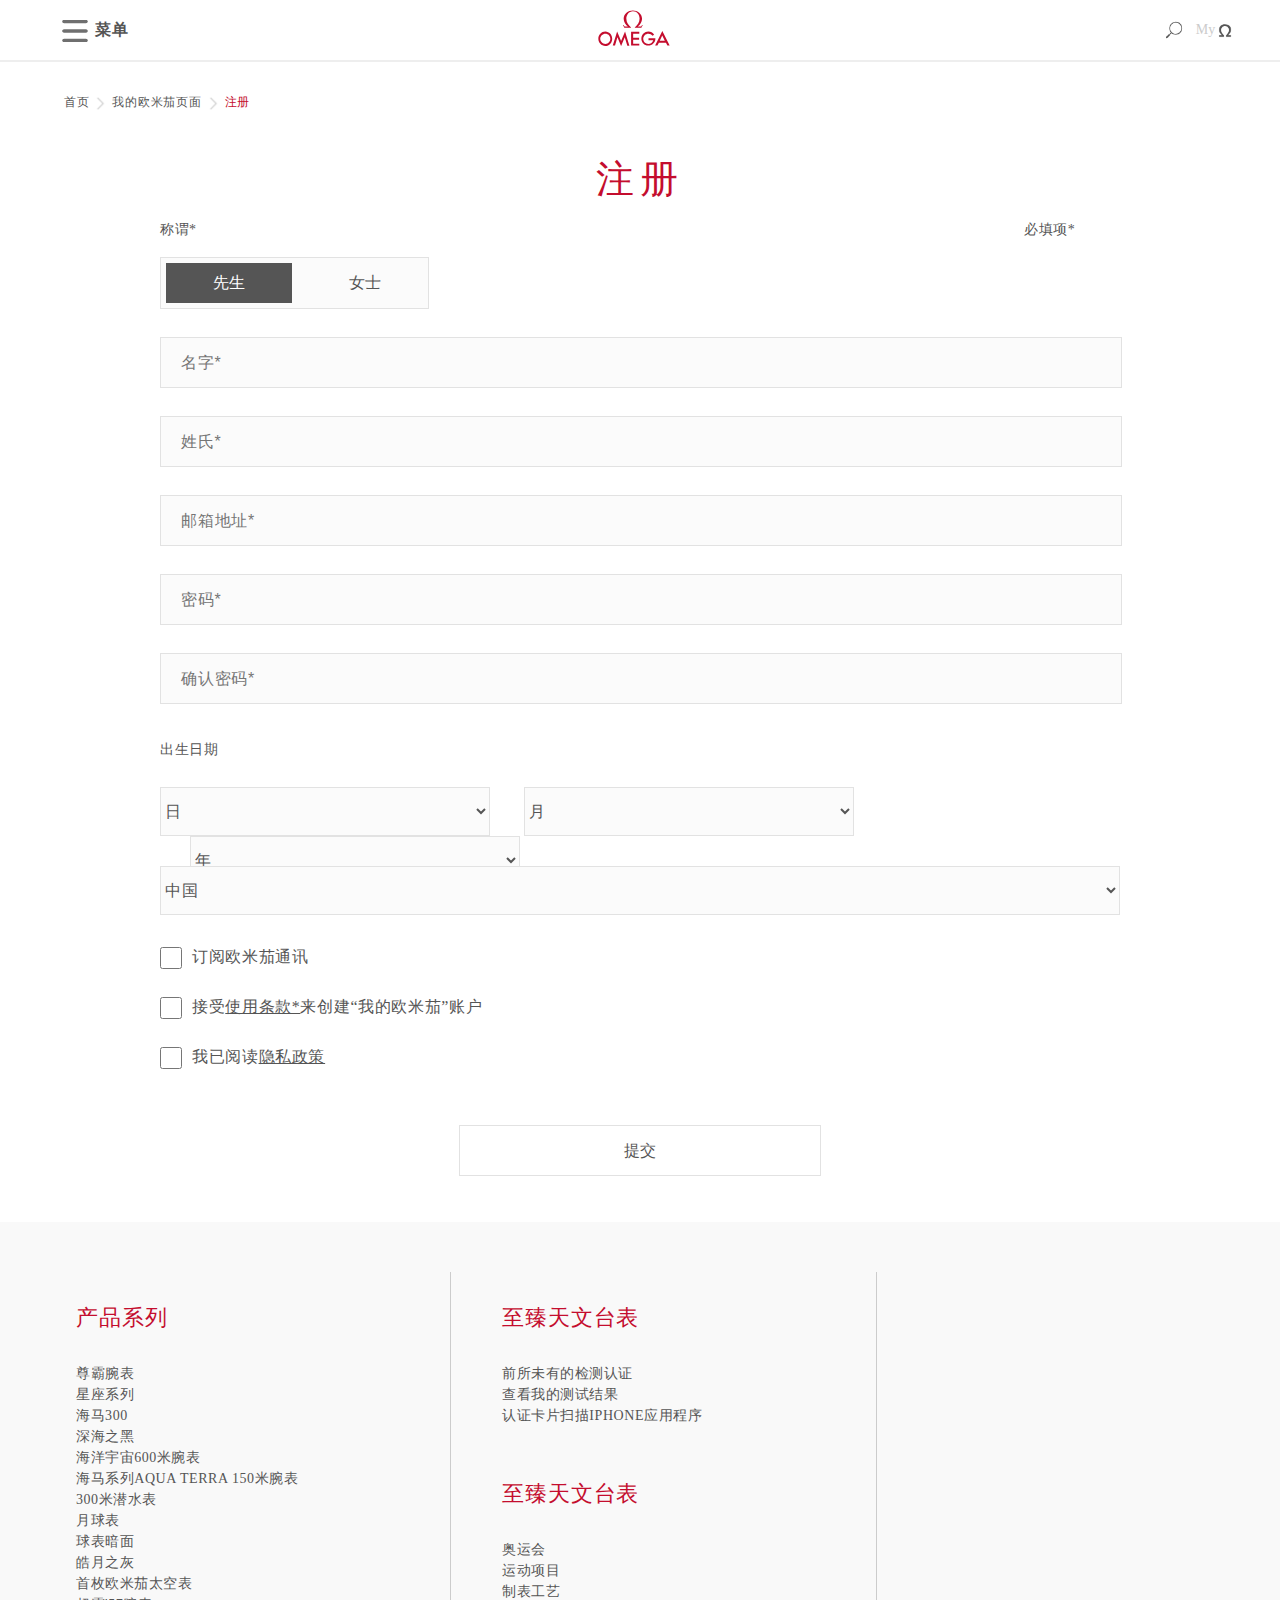
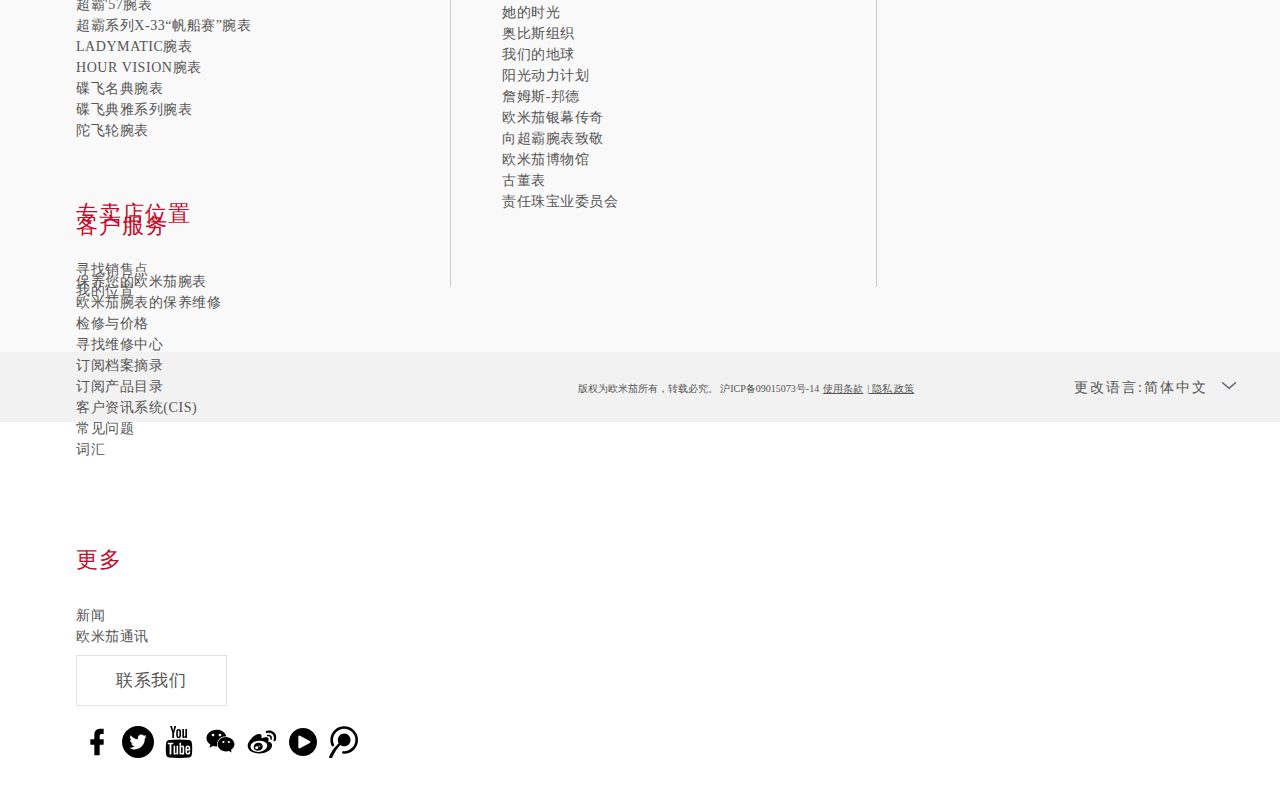
<file: registe.html>
<!DOCTYPE html>
<html lang="en">
<head>
	<meta charset="UTF-8">
	<title>注册</title>
	<link rel="icon" href="images/favicon.ico">
	<link rel="shortcut icon" href="images/favicon.ico">
	<script src="js/jquery-1.11.1.min.js"></script>
	<link rel="stylesheet" href="css/universal.css">
	<link rel="stylesheet" href="css/registe.css">
</head>
<body>
	<!-- 大盒子 -->
	<div class="wrap">
		<!-- 头部开始 -->
		<div class="header">
			<div class="nav">
				<div class="navLeft">
					<div class="nlLeft">
						<a href="javascript:void(0)" class="a">
							<img src="images/caidan.png" alt="">
							<span>菜单</span>
						</a>
					</div>
					<div class="nlRight"><a href="index.html"><img src="images/logo.svg" alt=""></a></div>
				</div>
				<div class="navRight">
					<div class="navRbox">
						<img src="images/sousuo.png" alt="" class="img1"><span><a href="">My<img src="images/omega.png" alt=""></a></span>	
					</div>
				</div>
			</div>
			<!-- 菜单点击内容 -->
			<div class="navspanBox" id="navspanBox">
				<div class="navsbTop">
					<a href="javascript:void(0)" class="a1">
						<img src="images/guanbi.png" alt="">
						<span>关闭</span>
					</a>
				</div>
				<div class="navsbBottom">
					<ul>
						<li></li>
						<li><a href="index.html"><img src="images/shoubiao.png" alt=""><p>产品系列</p></a></li>
						<li><a href="omega.html"><img src="images/omega2.png" alt=""><p>欧米茄世界</p></a></li>
						<li><a href="omega2.html"><img src="images/shiguang.jpg" alt=""><p>她的时光</p></a></li>
						<li><a href=""><img src="images/qijiandian.jpg" alt=""><p>旗舰店查询</p></a></li>
						<li><a href=""><img src="images/kefu.jpg" alt=""><p>客户服务</p></a></li>
						<li><a href=""><img src="images/gengduo.jpg" alt=""><p>更多</p></a></li>
						<li></li>
					</ul>
				</div>
			</div>
			<!-- 搜索点击内容 -->
			<div class="sousuobox" id="sousuobox">
				<div class="sousuoTop">
					<a href="javascript:void(0)" class="a2">
						<span>关闭</span>
						<img src="images/guanbi.png" alt="">
					</a>
				</div>
				<div class="sousuoBottom">
					<input type="text" value="搜索... ...">
					<span><a href="javascript:void(0)"><img src="images/sousuo.png" alt=""></a></span>
				</div>
			</div>
		</div>
		<!-- 头部结束 -->

		<!-- 主体内容开始 -->
		<div class="main">
			<div class="main1">
				<span><a href="index.html">首页</a></span>
				<span> <img src="images/y.png" alt=""></span>
				<span> <a href="omega2.html">我的欧米茄页面</a></span>
				<span> <img src="images/y.png" alt=""></span>
				<span> 注册</span>
			</div>
			<div class="main2"><h1>注册</h1></div>
			<div class="main3">
				<div class="left">称谓*</div>
				<div class="right">必填项*</div>
			</div>
			<div class="main4">
				<div class="box"><span><a href="javascript:void(0)">先生</a></span><span class="span1"><a href="javascript:void(0)">女士</a></span></div>
			</div>
			<div class="main5"><input type="text" placeholder="    名字*"><p>这是必填项。</p></div>
			<div class="main5"><input type="text" placeholder="    姓氏*"><p>这是必填项。</p></div>
			<div class="main5"><input type="text" placeholder="    邮箱地址*"><p>这是必填项。</p></div>
			<div class="main5"><input type="password" placeholder="    密码*"><p>这是必填项。</p></div>
			<div class="main5"><input type="password" placeholder="    确认密码*"><p>这是必填项。</p></div>
			<div class="main3">
				<div class="left">出生日期</div>
				<div class="right"></div>
			</div>
			<div class="main6">
				<select name="" id="">
					<option value="日">日</option>
				</select>
				<select name="" id="" class="input">
					<option value="月">月</option>
				</select>
				<select name="" id="" class="input">
					<option value="年">年</option>
				</select>
			</div>
			<div class="main5" id="main5s"><select name="" id=""><option value="">中国</option></select></div>
			<div class="main7"><input type="checkbox"> <span>订阅欧米茄通讯</span></div>
			<div class="main7"><input type="checkbox"> <span>接受<a href="">使用条款*</a>来创建“我的欧米茄”账户</span><p>这是必填项。</p></div>
			<div class="main7"><input type="checkbox"> <span>我已阅读<a href="">隐私政策</a></span><p>这是必填项。</p></div>
			<div class="main8">提交<a href="javascript:void(0)" title="提交">提交</a></div>
		</div>
		<!-- 主体内容结束 -->

		  <!-- 结尾开始 -->
		<div class="footer">
			<div class="fTop">
				<div class="fmain1">
					<ul>
						<li class="li1">
							<h3>产品系列</h3>
							<ul>
								<li><a href="">尊霸腕表</a></li>
								<li><a href="">星座系列</a></li>
								<li><a href="">海马300</a></li>
								<li><a href="">深海之黑</a></li>
								<li><a href="">海洋宇宙600米腕表</a></li>
								<li><a href="">海马系列AQUA TERRA 150米腕表</a></li>
								<li><a href="">300米潜水表</a></li>
								<li><a href="">月球表</a></li>
								<li><a href="">球表暗面</a></li>
								<li><a href="">皓月之灰</a></li>
								<li><a href="">首枚欧米茄太空表</a></li>
								<li><a href="">超霸'57腕表</a></li>
								<li><a href="">超霸系列X-33“帆船赛”腕表</a></li>
								<li><a href="">LADYMATIC腕表</a></li>
								<li><a href="">HOUR VISION腕表</a></li>
								<li><a href="">碟飞名典腕表</a></li>
								<li><a href="">碟飞典雅系列腕表</a></li>
								<li><a href="">陀飞轮腕表</a></li>
							</ul>
						</li>
						<li class="li2">
							<h3>专卖店位置</h3>
							<ul>
								<li><a href="">寻找销售点</a></li>
								<li><a href="">我的位置</a></li>
							</ul>		
						</li>
					</ul>
				</div>
				<div class="fmain2">
					<ul>
						<li class="li1">
							<h3>至臻天文台表</h3>
							<ul>
								<li><a href="">前所未有的检测认证</a></li>
								<li><a href="">查看我的测试结果</a></li>
								<li><a href="">认证卡片扫描IPHONE应用程序</a></li>
							</ul>
						</li>
						<li class="li2">
							<h3>至臻天文台表</h3>
							<ul>
								<li><a href="">奥运会</a></li>
								<li><a href="">运动项目</a></li>
								<li><a href="">制表工艺</a></li>
								<li><a href="">她的时光</a></li>
								<li><a href="">奥比斯组织</a></li>
								<li><a href="">我们的地球</a></li>
								<li><a href="">阳光动力计划</a></li>
								<li><a href="">詹姆斯-邦德</a></li>
								<li><a href="">欧米茄银幕传奇</a></li>
								<li><a href="">向超霸腕表致敬</a></li>
								<li><a href="">欧米茄博物馆</a></li>
								<li><a href="">古董表</a></li>
								<li><a href="">责任珠宝业委员会</a></li>
							</ul>	
						</li>
					</ul>
				</div>
				<div class="fmain3">
					<ul>
						<li class="li1">
							<h3>客户服务</h3>
							<ul>
								<li><a href="">保养您的欧米茄腕表</a></li>
								<li><a href="">欧米茄腕表的保养维修</a></li>
								<li><a href="">检修与价格</a></li>
								<li><a href="">寻找维修中心</a></li>
								<li><a href="">订阅档案摘录</a></li>
								<li><a href="">订阅产品目录</a></li>
								<li><a href="">客户资讯系统(CIS)</a></li>
								<li><a href="">常见问题</a></li>
								<li><a href="">词汇</a></li>
							</ul>
						</li>
						<li class="li2">
							<h3>更多</h3>
							<ul>
								<li><a href="">新闻</a></li>
								<li><a href="">欧米茄通讯</a></li>
							</ul>	
						</li>
					</ul>
					<div class="vox">
						<span class="voxs">联系我们<a href="" title="联系我们">联系我们</a></span>
						<div class="box">
							<span><a href=""><img src="images/facebook.png" alt=""></a></span>
							<span><a href=""><img src="images/twitter.png" alt=""></a></span>
							<span><a href=""><img src="images/youtube.png" alt=""></a></span>
							<span><a href=""><img src="images/weixin.png" alt=""></a></span>
							<span><a href=""><img src="images/weibo.png" alt=""></a></span>
							<span><a href=""><img src="images/shipin.png" alt=""></a></span>
							<span><a href=""><img src="images/tengxunweibo.png" alt=""></a></span>
						</div>
					</div>
				</div>
			</div>
			<div class="fBottom">
				<div class="fbLeft">
					<span>版权为欧米茄所有，转载必究。 沪ICP备09015073号-14</span>
					<span><a href="">使用条款</a></span> <span><a href="">| 隐私 政策</a></span>
				</div>
				<div class="fbRight">
					<span><a href="">更改语言:简体中文</a></span><span><img src="images/xiangxia.png" alt="" class="fbimg"></span>
					<div class="lang">
						<ul>
							<li><a href="">英语 (International)<span>English</span></a></li>
							<li><a href="">英语 (USA)<span>English</span></a></li>
							<li><a href="">法语<span>Français</span></a></li>
							<li><a href="">德语<span>Deutsch</span></a></li>
							<li><a href="">意大利语<span>Italiano</span></a></li>
							<li><a href="">西班牙语<span>Español</span></a></li>
							<li><a href="">葡萄牙语<span>Português</span></a></li>
							<li><a href="">俄语<span>Русский</span></a></li>
							<li><a href="">日本语<span>日本語</span></a></li>
							<li><a href="" style="color:#c40d2e">简体中文<span>简体中文</span></a></li>
							<li><a href="">繁體中文（香港）<span>繁體中文</span></a></li>
							<li><a href="">繁體中文（台灣）<span>繁體中文</span></a></li>
							<li><a href="">韩语<span>한국어</span></a></li>
						</ul>
					</div>
				</div>
			</div>
		</div>
		<!-- 结尾结束 -->
	</div>
	<script src="js/universal.js"></script>
	<script src="js/registe.js"></script>
</body>
</html>
</file>
<file: css/universal.css>
/*通用样式*/
*{margin:0;padding:0;}
ul{list-style:none;}
a{text-decoration:none;}
/*大盒子*/
div.wrap{width:100%;height:auto;}

/*头部开始*/
div.wrap>div.header{height:60px;width:100%;position:relative;background:white;z-index:2;border-bottom:2px solid #eee;}
div.wrap>div.header>div.nav{width:93%;height:100%;margin:0 auto;}
div.wrap>div.header>div.nav>div.navLeft{width:55%;height:100%;float:left;}
div.wrap>div.header>div.nav>div.navLeft>div.nlLeft{width:15%;height:100%;float:left;text-align:center;line-height:60px;}
div.wrap>div.header>div.nav>div.navLeft>div.nlLeft>a>img{vertical-align:middle;}
div.wrap>div.header>div.nav>div.navLeft>div.nlLeft>a>span{font-size:16px;font-weight:700;letter-spacing:.04em;color:#555;}
div.wrap>div.header>div.nav>div.navLeft>div.nlLeft>a:hover>span{color:red;}
div.wrap>div.header>div.nav>div.navLeft>div.nlRight{width:20%;height:100%;float:right;text-align:center;}
div.wrap>div.header>div.nav>div.navLeft>div.nlRight>a>img{width:72px;height:36px;margin-top:10px;}
div.wrap>div.header>div.nav>div.navRight{width:30%;height:100%;float:right;}
div.wrap>div.header>div.nav>div.navRight>div.navRbox{width:20%;height:100%;float:right;}
div.wrap>div.header>div.nav>div.navRight>div.navRbox>img{float:left;vertical-align:middle;margin-top:20px;width:20px;height:20px;}
div.wrap>div.header>div.nav>div.navRight>div.navRbox>span>a{font-size:14px;color:#ccc;line-height:60px;float:right;}
div.wrap>div.header>div.nav>div.navRight>div.navRbox>span>a>img{vertical-align:middle;width:20px;height:20px;}
div.wrap>div.header>div.nav>div.navRight>div.navRbox>span:hover>a{color:red;}
/*菜单点击内容*/
div.wrap>div.header>div.navspanBox{width:210px;height:763px;position:absolute;top:0px;z-index:2;background:white;display:none;}
div.wrap>div.header>div.navspanBox>div.navsbTop{width:100%;height:60px;border-bottom:1px solid #e2e2e2;text-align:center;line-height:60px;}
div.wrap>div.header>div.navspanBox>div.navsbTop>a{width:100%;height:100%;display:block;font-size: 16px;font-weight: 700;color: #c40d2e;}
div.wrap>div.header>div.navspanBox>div.navsbTop>a>img{vertical-align:middle;width:15px;height:15px;margin-left:-30px;}
div.wrap>div.header>div.navspanBox>div.navsbTop>a>span{margin-left:20px;}
div.wrap>div.header>div.navspanBox>div.navsbBottom{width:100%;height:703px;}
div.wrap>div.header>div.navspanBox>div.navsbBottom>ul{width:100%;height:100%;}
div.wrap>div.header>div.navspanBox>div.navsbBottom>ul>li{width:100%;height:12.5%;text-align:center;}
div.wrap>div.header>div.navspanBox>div.navsbBottom>ul>li>a>img{width:32px;height:32px;margin-top:10px;}
div.wrap>div.header>div.navspanBox>div.navsbBottom>ul>li>a>p{font-size: 13px;color: #555;font-weight:700;}
div.wrap>div.header>div.navspanBox>div.navsbBottom>ul>li>a:hover>p{color:red;}
/*搜索点击内容 */
div.wrap>div.header>div.sousuobox{width:100%;height:110px;position:absolute;top:60px;z-index:2;display:none;background:#f2f2f2;}
div.wrap>div.header>div.sousuobox>div.sousuoTop{width:94px;height:60px;position:absolute;top:-60px;right:40px;text-align:center;line-height:60px;background:white;}
div.wrap>div.header>div.sousuobox>div.sousuoTop>a{width:100%;height:100%;display:block;}
div.wrap>div.header>div.sousuobox>div.sousuoTop>a>span{font-size: 16px;font-weight: 700;color: #c40d2e;}
div.wrap>div.header>div.sousuobox>div.sousuoTop>a>img{vertical-align:middle;width:15px;height:15px;margin-left:10px;}
div.wrap>div.header>div.sousuobox>div.sousuoBottom{width:43%;height:100%;margin:0 auto;line-height:110px;}
div.wrap>div.header>div.sousuobox>div.sousuoBottom>input{width:508px;height:50px;font-size:35px;font-weight:500;line-height:50px;color:#555;border-left:1px solid #555;}
div.wrap>div.header>div.sousuobox>div.sousuoBottom>span{text-align:center;width:90px;height:100%;display:block;float:right;}
div.wrap>div.header>div.sousuobox>div.sousuoBottom>span>a{width:100%;height:100%;display:block;}
/*头部结束*/

/*尾部开始*/
div.wrap>div.footer{width:100%;height:800px;background:#F9F9F9;}
div.wrap>div.footer>div.fTop{width:90%;height:730px;margin:0 auto;}
div.wrap>div.footer>div.fTop>div{float:left;width:414px;height:508px;margin-left:12px;}
div.wrap>div.footer>div.fTop>div>ul{width:374px;height:615px;margin-top:50px;}
div.wrap>div.footer>div.fTop>div.fmain1>ul>li.li1{width:374px;height:366px;padding-top:30px;}
div.wrap>div.footer>div.fTop>div.fmain1>ul{border-right:1px solid #ccc;}
div.wrap>div.footer>div.fTop>div.fmain1>ul>li.li1>h3{color: #c40d2e;font-size: 1.4em;font-weight: 400;letter-spacing: .04em;}
div.wrap>div.footer>div.fTop>div.fmain1>ul>li.li1>ul{width:374px;height:324px;margin-top:30px;}
div.wrap>div.footer>div.fTop>div.fmain1>ul>li.li1>ul>li{font-size: 14px;line-height: 1.5em;letter-spacing: .04em;}
div.wrap>div.footer>div.fTop>div.fmain1>ul>li.li1>ul>li>a{color:#555;}
div.wrap>div.footer>div.fTop>div.fmain1>ul>li.li2{width:374px;height:78px;padding-top:100px;}
div.wrap>div.footer>div.fTop>div.fmain1>ul>li.li2>h3{color: #c40d2e;font-size: 1.4em;font-weight: 400;letter-spacing: .04em;padding-top:30px;}
div.wrap>div.footer>div.fTop>div.fmain1>ul>li.li2>ul{margin-top:30px;}
div.wrap>div.footer>div.fTop>div.fmain1>ul>li.li2>ul>li{font-size: 14px;line-height: 1.5em;letter-spacing: .04em;}
div.wrap>div.footer>div.fTop>div.fmain1>ul>li.li2>ul>li>a{color:#555;}
div.wrap>div.footer>div.fTop>div.fmain2>ul{border-right:1px solid #ccc;}
div.wrap>div.footer>div.fTop>div.fmain2>ul>li.li1{width:372px;height:96px;padding-top:30px;}
div.wrap>div.footer>div.fTop>div.fmain2>ul>li.li1>h3{color: #c40d2e;font-size: 1.4em;font-weight: 400;letter-spacing: .04em;}
div.wrap>div.footer>div.fTop>div.fmain2>ul>li.li1>ul{width:374px;height:324px;margin-top:30px;}
div.wrap>div.footer>div.fTop>div.fmain2>ul>li.li1>ul>li{font-size: 14px;line-height: 1.5em;letter-spacing: .04em;}
div.wrap>div.footer>div.fTop>div.fmain2>ul>li.li1>ul>li>a{color:#555;}
div.wrap>div.footer>div.fTop>div.fmain2>ul>li.li2>h3{color: #c40d2e;font-size: 1.4em;font-weight: 400;letter-spacing: .04em;padding-top:30px;}
div.wrap>div.footer>div.fTop>div.fmain2>ul>li.li2>ul{margin-top:30px;}
div.wrap>div.footer>div.fTop>div.fmain2>ul>li.li2>ul>li{font-size: 14px;line-height: 1.5em;letter-spacing: .04em;}
div.wrap>div.footer>div.fTop>div.fmain2>ul>li.li2>ul>li>a{color:#555;}
div.wrap>div.footer>div.fTop>div.fmain2>ul>li.li2{width:372px;height:276px;padding-top:50px;}
div.wrap>div.footer>div.fTop>div.fmain3>ul{width:372px;height:345px;}
div.wrap>div.footer>div.fTop>div.fmain3>ul>li.li1{width:372px;height:204px;margin-top:80px;}
div.wrap>div.footer>div.fTop>div.fmain3>ul>li.li1>h3{color: #c40d2e;font-size: 1.4em;font-weight: 400;letter-spacing: .04em;}
div.wrap>div.footer>div.fTop>div.fmain3>ul>li.li1>ul{width:374px;height:324px;margin-top:30px;}
div.wrap>div.footer>div.fTop>div.fmain3>ul>li.li1>ul>li{font-size: 14px;line-height: 1.5em;letter-spacing: .04em;}
div.wrap>div.footer>div.fTop>div.fmain3>ul>li.li1>ul>li>a{color:#555;}
div.wrap>div.footer>div.fTop>div.fmain3>ul>li.li2>h3{color: #c40d2e;font-size: 1.4em;font-weight: 400;letter-spacing: .04em;padding-top:30px;}
div.wrap>div.footer>div.fTop>div.fmain3>ul>li.li2>ul{margin-top:30px;}
div.wrap>div.footer>div.fTop>div.fmain3>ul>li.li2>ul>li{font-size: 14px;line-height: 1.5em;letter-spacing: .04em;}
div.wrap>div.footer>div.fTop>div.fmain3>ul>li.li2>ul>li>a{color:#555;}
div.wrap>div.footer>div.fTop>div.fmain3>ul>li.li2{width:372px;height:78px;margin-top:100px;}
div.wrap>div.footer>div.fTop>div.fmain3>div.vox{width:372px;height:136px;margin-top:100px;}
div.wrap>div.footer>div.fTop>div.fmain3>div.vox>span{width:149px;height:49px;display:block;border:1px solid #e2e2e2;text-align:center;line-height:49px;color: #555;letter-spacing: .04em;font-weight: 400;font-size:17px;overflow:hidden;}
div.wrap>div.footer>div.fTop>div.fmain3>div.vox>span>a{width:100%;height:100%;display:block;color:white;position:relative;background:#c40d2e;}
div.wrap>div.footer>div.fTop>div.fmain3>div.vox>div.box{margin-top:20px;}
div.wrap>div.footer>div.fTop>div.fmain3>div.vox>div.box>span{margin-left:5px;}
div.wrap>div.footer>div.fTop>div.fmain1>ul>li>ul>li>a:hover{color:#c40d2e;}
div.wrap>div.footer>div.fTop>div.fmain2>ul>li>ul>li>a:hover{color:#c40d2e;}
div.wrap>div.footer>div.fTop>div.fmain3>ul>li>ul>li>a:hover{color:#c40d2e;}
div.wrap>div.footer>div.fBottom{width:100%;height:70px;background:#f2f2f2;}
div.wrap>div.footer>div.fBottom>div.fbLeft{width:40%;height:100%;float:left;line-height:70px;text-align:center;}
div.wrap>div.footer>div.fBottom>div.fbLeft>span{width:318px;color: #555;font-size: 10px;}
div.wrap>div.footer>div.fBottom>div.fbLeft>span>a{font-size:10px;color: #555;text-decoration-line:underline;}
div.wrap>div.footer>div.fBottom>div>span>a:hover{color:#c40d2e;}
div.wrap>div.footer>div.fBottom>div.fbRight{width:20%;height:100%;float:right;text-align:center;line-height:70px;position:relative;}
div.wrap>div.footer>div.fBottom>div.fbRight>span>a{font-size:14px;color: #555;letter-spacing:2px;}
div.wrap>div.footer>div.fBottom>div.fbRight>span>a:hover{color:#c40d2e;}
div.wrap>div.footer>div.fBottom>div.fbRight>span{margin-left:10px;}
div.wrap>div.footer>div.fBottom>div.fbRight>span>img{vertical-align:middle;width:22px;height:22px;}
div.wrap>div.footer>div.fBottom>div.fbRight>div.lang{width:246px;height:640px;background:white;position:absolute;top:-630px;z-index:2;display:none;}
div.wrap>div.footer>div.fBottom>div.fbRight>div.lang>ul{width:232px;height:638px;}
div.wrap>div.footer>div.fBottom>div.fbRight>div.lang>ul>li{width:100%;height:46px;}
div.wrap>div.footer>div.fBottom>div.fbRight>div.lang>ul>li>a{font-size: 14px;padding-top: 8px;padding-bottom: 8px;line-height: 1.2;text-align:center;color: #555;display:block;}
div.wrap>div.footer>div.fBottom>div.fbRight>div.lang>ul>li>a>span{display: block;font-size: .7em;font-weight:400;}
div.wrap>div.footer>div.fBottom>div.fbRight>div.lang>ul>li:hover>a span{color:#c40d2e;}
div.wrap>div.footer>div.fBottom>div.fbRight>div.lang>ul>li:hover>a{color:#c40d2e;}
/*尾部结束*/
</file>
<file: css/omega.css>
/*主体开始*/
div.wrap>div.main{width:100%;height:11900px;}
div.wrap>div.main>div.main1{width:100%;height:355px;background:url(../images/b1.jpg);position:relative;}
div.wrap>div.main>div.main1>div.box{width:100%;height:100%;background:rgba(1,1,1,0.5);}
div.wrap>div.main>div.main1>div.box>span{color: #ddd;line-height: 20px;font-size: .75em;margin-left:20px;margin-top:20px;float:left;}
div.wrap>div.main>div.main1>div.box>span>a{color: #ddd;line-height: 20px;font-size: .75em;}
div.wrap>div.main>div.main1>div.box>span.span1{color:white;}
div.wrap>div.main>div.main1>div.box>span>img{width:20px;height:20px;}
div.wrap>div.main>div.main1>div.box>div.center{width:460px;height:85px;background:rgba(1,1,1,0.1);position:absolute;top:150px;left:483px;text-align:center;}
div.wrap>div.main>div.main1>div.box>div.center>p{opacity: .6;letter-spacing: .24em;color: #fff;line-height: 120%;font-size: 1.6rem;font-weight: 400;}
div.wrap>div.main>div.main1>div.box>div.center>h1>a{font-size:44px;font-weight: 400;letter-spacing: .1em;color: #fff;}
div.wrap>div.main>div.main1>div.box>div.center>h1>a>span{color:white;margin-left:15px;position:relative;}
div.wrap>div.main>div.main1>div.box>div.centerBox{width:100%;height:764px;background:rgba(1,1,1,0.8);position:absolute;top:-60px;display:none;}
div.wrap>div.main>div.main1>div.box>div.centerBox>div.boxs{width:30%;height:100px;margin:350px auto;text-align:center;}
div.wrap>div.main>div.main1>div.box>div.centerBox>div.boxs>h2{color:white;margin-top:10px;}
div.wrap>div.main>div.main1>div.box>div.centerBox>div.boxs>h2.h2{color:rgba(250,247,247,0.5);}
div.wrap>div.main>div.main1>div.box>div.centerBox>div.boxs>h2.h2:hover{color:white;}

div.wrap>div.main>div.main2{width:100%;height:258px;position:relative;}
div.wrap>div.main>div.main2>div.box{width:880px;height:122px;margin:0px auto;padding-top:100px;text-align:center;}
div.wrap>div.main>div.main2>div.box>h1{line-height: 120%;letter-spacing: .16em;color: #c40d2e;font-size: 38px;font-weight: 400;}
div.wrap>div.main>div.main2>div.box>p{font-size: 17px;letter-spacing: .04em;color: #555;line-height: 1.5;margin-top:20px;}

div.wrap>div.main>div.none{width:100%;height:100px;position:relative;}

div.wrap>div.main>div.main3{width:1120px;height:630px;margin:0 auto;position:relative;overflow:hidden;}
div.wrap>div.main>div.main3>a>img{width:100%;height:100%;transition-duration:2s;}
div.wrap>div.main>div.main3>a>img:hover{transform: scale(1.1);}
div.wrap>div.main>div.main3>a>div.box{position:absolute;top:255px;left:500px;}

@keyframes rotate{0%{transform:rotateX(0deg) rotateY(0deg);}100%{transform:rotateX(360deg) rotateY(360deg);}}
div.wrap>div.main>div.main4{width:1120px;height:700px;background:rgba(1,1,1,1);position:relative;margin:0 auto;}
div.wrap>div.main>div.main4>img{width:100%;transition-duration:2s;}
div.wrap>div.main>div.main4>img:hover{transform: scale(1.1);}

div.wrap>div.main>div.main4>div.m4box{width:100%;height:100%;position:absolute;top:0;perspective: 1000px;}
div.wrap>div.main>div.main4>div.m4box>div.cube{width:200px;height:200px;position:relative;color:#fff;font-size:36px;font-weight:bold;text-align:center;line-height:200px;transform-style:preserve-3d;transform:rotateX(-30deg) rotateY(-70deg); animation:rotate 20s infinite linear;margin:250px auto;}
.cube > div{width:100%;height:100%;border:1px solid #ccc;position:absolute;background-color:rgba(255,255,255);transition:transform 0.4s ease-in;}
.cube > div>img{width:120px;height:165px;margin-top:17px;}
.cube .out-front{transform: translateZ(100px);}
.cube .out-back{transform: translateZ(-100px) rotateY(180deg);}	
.cube .out-left{transform: translateX(-100px) rotateY(-90deg);}
.cube .out-right{transform: translateX(100px) rotateY(90deg);}
.cube .out-top{transform: translateY(-100px) rotateX(90deg);}
.cube .out-bottom{transform: translateY(100px) rotateX(-90deg);}
.cube > span{display:block;width:100px;height:100px;border:1px solid #fff;background:rgba(20,24,36,0.5);position:absolute;top:50px;left:50px;}
.cube>span>img{width:60px;height:82.5px;position:absolute;top:5px;left:20px;}
.cube .in-front{transform: translateZ(50px);}
.cube .in-back{transform: translateZ(-50px) rotateY(180deg);}
.cube .in-left{transform: translateX(-50px) rotateY(-90deg);}
.cube .in-right{transform: translateX(50px) rotateY(90deg);}
.cube .in-top{transform: translateY(-50px) rotateX(90deg);}
.cube .in-bottom{transform: translateY(50px) rotateX(-90deg);}
.m4box:hover .out-front{transform: translateZ(200px);}	
.m4box:hover .out-back{transform: translateZ(-200px) rotateY(180deg);}	
.m4box:hover .out-left{transform: translateX(-200px) rotateY(-90deg);}	
.m4box:hover .out-right{transform: translateX(200px) rotateY(90deg);}	
.m4box:hover .out-top{transform: translateY(-200px) rotateX(90deg);}
.m4box:hover .out-bottom{transform: translateY(200px) rotateX(-90deg);}	

div.wrap>div.main>div.main5{width:1112px;height:660px;margin:0 auto;position:relative;}
div.wrap>div.main>div.main5>ul.ul{width:1112px;height:627px;}
div.wrap>div.main>div.main5>ul.ul>li{width:1112px;height:627px;position:absolute;top:0px;}
div.wrap>div.main>div.main5>ul.ul>li>img{width:100%;}
div.wrap>div.main>div.main5>ul.ul>li:last-child{display:none;}
div.wrap>div.main>div.main5>ul.li{width:50px;height:20px;margin:10px auto;}
div.wrap>div.main>div.main5>ul.li>li{width:20px;height:100%;float:left;border-radius:50px;background:#bbb;margin-left:4px;}
div.wrap>div.main>div.main5>ul.li>li>a{width:100%;height:100%;display:block;}

div.wrap>div.main>div.main6{width:1110px;height:700px;margin:0 auto;position:relative;}
div.wrap>div.main>div.main6>h2{height:50px;font-size: 1em;letter-spacing: .24em;color: #555;text-align:center;line-height:30px;}
div.wrap>div.main>div.main6>a{width:1110px;height:650px;display:block;overflow:hidden;}
div.wrap>div.main>div.main6>a>img{width:1110px;height:650px;transition-duration:2s;}
div.wrap>div.main>div.main6>a:hover>img{transform: scale(1.1);}
div.wrap>div.main>div.main6>a>div.box{width:100%;height:180px;margin:0 auto;position:absolute;top:300px;text-align:center;}
div.wrap>div.main>div.main6>a>div.box>p{font-size: 35px;color: #fff;letter-spacing: .16em;}

div.wrap>div.main>p{width:532.52px;height:180px;font-size: 1.875em;line-height: 120%;color: #c40d2e;color: #c40d2e;text-align: center;letter-spacing: .04em;margin:0 auto;font-style: italic;font-weight: 400;position:relative;}

div.wrap>div.main>div.main7{width:100%;height:1067.25px;position:relative;}
div.wrap>div.main>div.main7>img{width:100%;}
div.wrap>div.main>div.main7>div.box{width:568.81px;height:300px;position:absolute;top:400px;right:50px;text-align:center;}
div.wrap>div.main>div.main7>div.box>h2{font-size: 38px;line-height: 120%;letter-spacing: .16em;color: #c40d2e;font-weight: 400;}
div.wrap>div.main>div.main7>div.box>p{font-size: 17px;letter-spacing: .04em;color: #555;line-height: 1.5;margin-top:20px;}
div.wrap>div.main>div.main7>div.box>span{width:215px;height:49px;display:block;background:#E9EAEC;margin:50px auto;text-align:center;line-height:49px;border: 1px solid #555;color:#555;overflow:hidden;}
div.wrap>div.main>div.main7>div.box>span>a{color:white;width:100%;height:100%;display:block;background:#c40d2e;position:relative;}

div.wrap>div.main>div.main8{width:1423px;height:800px;margin:0 auto;position:relative;overflow:hidden;}
div.wrap>div.main>div.main8>a>img{width:100%;transition-duration:2s;}
div.wrap>div.main>div.main8>a>img:hover{transform: scale(1.1);}
div.wrap>div.main>div.main8>a>div.box{position:absolute;top:400px;height:179px;width:100%;text-align:center;}
div.wrap>div.main>div.main8>a>div.box>p{text-shadow: 0px 0px 80px rgba(0,0,0,.9), 0px 0px 20px #000, 0px 0px 2px #000;font-size: 35px;color: #fff;letter-spacing: .16em;}
div.wrap>div.main>div.main9{width:1110px;height:400px;margin:0 auto;position:relative;}
div.wrap>div.main>div.main9>div.m9Left{width:533px;height:100%;float:left;}
div.wrap>div.main>div.main9>div.m9Left>img{width:100%;height:100%;}
div.wrap>div.main>div.main9>div.m9Left>img:hover{-webkit-transform: scale(1.1) translate3d(0, -30px, 0) rotate(-2.5deg);-moz-transform: scale(1.1) translateY(-30px) rotate(-2.5deg);-ms-transform: scale(1.1) translateY(-30px) rotate(-2.5deg);transform: scale(1.1) translateY(-30px) rotate(-2.5deg);}
div.wrap>div.main>div.main9>div.m9Right{width:577px;height:100%;float:right;}
div.wrap>div.main>div.main9>div.m9Right>div.box{width:511px;height:158px;margin:150px auto;text-align:left;}
div.wrap>div.main>div.main9>div.m9Right>div.box>h2{line-height: 120%;letter-spacing: .16em;color: #c40d2e;font-size: 38px;font-weight: 400;}
div.wrap>div.main>div.main9>div.m9Right>div.box>p{font-size: 17px;letter-spacing: .04em;color: #555;line-height: 1.5;margin-top:20px;}

div.wrap>div.main>div.main10{width:1110px;height:400px;margin:0 auto;position:relative;}
div.wrap>div.main>div.main10>div.m10Right{width:533px;height:100%;float:right;}
div.wrap>div.main>div.main10>div.m10Right>img{width:100%;height:100%;}
div.wrap>div.main>div.main10>div.m10Right>img:hover{-webkit-transform: scale(1.1) translate3d(0, -30px, 0) rotate(2.5deg);-moz-transform: scale(1.1) translateY(-30px) rotate(2.5deg);-ms-transform: scale(1.1) translateY(-30px) rotate(2.5deg);transform: scale(1.1) translateY(-30px) rotate(2.5deg);}
div.wrap>div.main>div.main10>div.m10Left{width:577px;height:100%;float:left;}
div.wrap>div.main>div.main10>div.m10Left>div.box{width:511px;height:158px;margin:150px auto;text-align:left;}
div.wrap>div.main>div.main10>div.m10Left>div.box>h2{line-height: 120%;letter-spacing: .16em;color: #c40d2e;font-size: 38px;font-weight: 400;}
div.wrap>div.main>div.main10>div.m10Left>div.box>p{font-size: 17px;letter-spacing: .04em;color: #555;line-height: 1.5;margin-top:20px;}
div.wrap>div.main>div.main10>div.m10Left>span{width:148px;height:49px;display:block;background:white;border:1px solid #e2e2e2;text-align:center;line-height:49px;position:absolute;bottom:20px;left:33px;color:#555;overflow:hidden;}
div.wrap>div.main>div.main10>div.m10Left>span>a{color:white;width:100%;height:100%;display:block;background:#c40d2e;position:absolute;bottom:-49px;}

div.wrap>div.main>div.main11{width:100%;height:600px;overflow:hidden;position:relative;}
div.wrap>div.main>div.main11>div.box{width:100px;height:40px;margin:0 auto;text-align:center;}
div.wrap>div.main>div.main11>div.box>span{color:#c40d2e;margin-left:-4px;}
div.wrap>div.main>div.main11>div.box>div.bTop{width:100%;height:24px;text-align:center;line-height:24px;color:#c40d2e;font-weight: 700;letter-spacing: .24em;}
div.wrap>div.main>div.main11>div.box>div.bBottom{width:100%;height:16px;text-align:center;}
div.wrap>div.main>div.main11>ul{width:4374px;height:500px;margin-top:40px;margin-left:-183px;position:absolute;}
div.wrap>div.main>div.main11>ul>li{width:298px;height:479.5px;float:left;margin-left:50px;text-align:center;}
div.wrap>div.main>div.main11>ul>li:hover{outline:1px solid #ccc;}
div.wrap>div.main>div.main11>ul>li:hover>a>p{color:#c40d2e;}
div.wrap>div.main>div.main11>ul>li>a>img{width:298px;height:410px;}
div.wrap>div.main>div.main11>ul>li>a>p{font-size:14px;line-height: 120%;color: #555;margin-top:20px;}
div.wrap>div.main>div.main11>div.L{width:90px;height:90px;background:#c40d2e;position:absolute;top:250px;left:0px;text-align:center;}
div.wrap>div.main>div.main11>div.R{width:90px;height:90px;background:#c40d2e;position:absolute;top:250px;right:0px;text-align:center;}
div.wrap>div.main>div.main11>div>a{width:100%;height:100%;display:block;}
div.wrap>div.main>div.main11>div>a>img{margin-top:30px;}
div.wrap>div.main>div.main11>ul.list{width:280px;height:10px;position:absolute;bottom:2px;left:755px;}
div.wrap>div.main>div.main11>ul.list>li{width:10px;height:100%;border-radius:10px;background:#555;float:left;margin-left:15px;}
/*主体结束*/
</file>
<file: css/omega2.css>
/*主体开始 */
div.wrap>div.main{width:100%;height:auto;}
div.wrap>div.main>div.main1{width:90%;height:335px;margin:0 auto;}
div.wrap>div.main>div.main1>h1{height:30px;}
div.wrap>div.main>div.main1>span{font-size:14px;line-height: 20px;color: #c40d2e;letter-spacing: .06em;margin-left:5px;}
div.wrap>div.main>div.main1>span>a{color: #555;font-size: 14px;line-height:20px;letter-spacing: .06em;}
div.wrap>div.main>div.main1>span>img{width:15px;height:15px;}

div.wrap>div.main>div.main1>p{width:650px;height:48px;margin:0 auto;text-align:center;letter-spacing: .04em;color: #555;line-height: 1.5;margin-top:60px;}
div.wrap>div.main>div.main1>ul{width:60%;height:44px;margin:50px auto;}
div.wrap>div.main>div.main1>ul>li{width:67px;height:20px;float:left;margin-left:40px;}
div.wrap>div.main>div.main1>ul>li>a{letter-spacing: .04em;line-height: 1.5;color: #555;}
div.wrap>div.main>div.main1>ul>li>a:hover{color:#c40d2e;}

div.wrap>div.main>div.main2{width:100%;height:588px;position:relative;}
div.wrap>div.main>div.main2>div.box>a{width:100%;height:100%;display:block;overflow:hidden;}
div.wrap>div.main>div.main2>div.box>a>img{width:100%;transition-duration:2s;}
div.wrap>div.main>div.main2>div.box>a:hover>img{transform: scale(1.1);}
div.wrap>div.main>div.main2>div.boxs{width:100%;height:43px;text-align:center;position:absolute;top:300px;}
div.wrap>div.main>div.main2>div.boxs>h2{font-size: 35px;letter-spacing: .24em;color: #fff;line-height: 120%;}
div.wrap>div.main>div.main2>div.boxs>p{font-size: 30px;letter-spacing: .04em;font-weight: 500;line-height: 120%;color: #fff;margin-top:30px;}

div.wrap>div.main>div.none{width:100%;height:100px;position:relative;}

div.wrap>div.main>div.main3{width:1110px;height:400px;margin:0 auto;position:relative;}
div.wrap>div.main>div.main3>div.m3Left{width:577px;height:100%;float:left;text-align: left;position:relative;margin-left:50px;}
div.wrap>div.main>div.main3>div.m3Left>h2{font-size: 38px;line-height: 120%;letter-spacing: .16em;color: #c40d2e;font-weight:400;margin-top:80px;}
div.wrap>div.main>div.main3>div.m3Left>p{font-size: 17px;letter-spacing: .04em;color: #555;line-height: 1.5;width:489.41px;height:72px;margin-top:40px;}
div.wrap>div.main>div.main3>div.m3Left>span{width:148px;height:49px;display:block;border:1px solid #e2e2e2;text-align:center;line-height:49px;margin-top:40px;color:#555;overflow:hidden;}
div.wrap>div.main>div.main3>div.m3Left>span>a{color:white;width:100%;height:100%;display:block;position:relative;background:#c40d2e;}
div.wrap>div.main>div.main3>div.m3Right{width:533px;height:100%;float:right;position:relative;margin-left:-50px;}
div.wrap>div.main>div.main3>div.m3Right>a>img{width:100%;}
div.wrap>div.main>div.main3>div.m3Right>a>img:hover{-webkit-transform: scale(1.1) translate3d(0, -30px, 0) rotate(2.5deg);-moz-transform: scale(1.1) translateY(-30px) rotate(2.5deg);-ms-transform: scale(1.1) translateY(-30px) rotate(2.5deg);transform: scale(1.1) translateY(-30px) rotate(2.5deg);}		

div.wrap>div.main>div.main4{width:1110px;height:400px;margin:0 auto;position:relative;}
div.wrap>div.main>div.main4>div.m4Right{width:577px;height:100%;float:right;text-align: left;position:relative;margin-left:50px;}
div.wrap>div.main>div.main4>div.m4Right>h2{font-size: 38px;line-height: 120%;letter-spacing: .16em;color: #c40d2e;font-weight:400;margin-top:80px;margin-left:137px;}
div.wrap>div.main>div.main4>div.m4Right>p{font-size: 17px;letter-spacing: .04em;color: #555;line-height: 1.5;width:489.41px;height:72px;margin-top:40px;margin-left:137px;}
div.wrap>div.main>div.main4>div.m4Right>span{width:148px;height:49px;display:block;border:1px solid #e2e2e2;text-align:center;line-height:49px;margin-top:40px;margin-left:137px;color:#555;overflow:hidden;}
div.wrap>div.main>div.main4>div.m4Right>span>a{color:white;width:100%;height:100%;display:block;background:#c40d2e;position:relative;}
div.wrap>div.main>div.main4>div.m4Left{width:533px;height:100%;float:left;position:relative;margin-left:-50px;}
div.wrap>div.main>div.main4>div.m4Left>a>img{width:100%;}
div.wrap>div.main>div.main4>div.m4Left>a>img:hover{-webkit-transform: scale(1.1) translate3d(0, -30px, 0) rotate(-2.5deg);-moz-transform: scale(1.1) translateY(-30px) rotate(-2.5deg);-ms-transform: scale(1.1) translateY(-30px) rotate(-2.5deg);transform: scale(1.1) translateY(-30px) rotate(-2.5deg);}

/*主体结束*/
</file>
<file: css/registe.css>
/*主体开始*/
div.wrap>div.main{width:100%;height:1130px;}
div.wrap>div.main>div.main1{width:90%;height:35px;margin:30px auto;}
div.wrap>div.main>div.main1>span{color: #c40d2e;font-size: .75em;line-height: 20px;letter-spacing: .06em;}
div.wrap>div.main>div.main1>span>a{color:#555;}
div.wrap>div.main>div.main1>span>img{width:15px;height:15px;vertical-align:middle;}

div.wrap>div.main>div.main2{width:50%;height:45px;margin:0 auto;text-align:center;line-height:45px;}
div.wrap>div.main>div.main2>h1{font-size: 38px;line-height: 120%;letter-spacing: .16em;color: #c40d2e;font-weight: 400;}

div.wrap>div.main>div.main3{width:75%;height:35px;margin:10px auto;}
div.wrap>div.main>div.main3>div.left{width:10%;height:100%;float:left;}
div.wrap>div.main>div.main3>div.right{width:10%;height:100%;float:right;}
div.wrap>div.main>div.main3>div{font-size: 14px;line-height: 35px;letter-spacing: .04em;color: #555;}

div.wrap>div.main>div.main4{width:75%;height:50px;margin:0 auto;}
div.wrap>div.main>div.main4>div.box{width:267px;height:100%;float:left;border: 1px solid #e2e2e2;background:#fbfbfb;}
div.wrap>div.main>div.main4>div.box>span{width:126px;height:40px;display:block;float:left;margin-top:5px;background:#555;text-align:center;line-height:40px;margin-left:5px;}
div.wrap>div.main>div.main4>div.box>span>a{color:white;width:100%;height:100%;display:block;}
div.wrap>div.main>div.main4>div.box>span.span1{float:right;background:#fbfbfb;margin-left:-5px;}
div.wrap>div.main>div.main4>div.box>span.span1>a{color:#555;}

div.wrap>div.main>div.main5{width:75%;height:49px;margin:30px auto;}
div.wrap>div.main>div.main5>input{width:100%;height:100%;color:#555;font-size:16px;border:1px solid #e2e2e2;letter-spacing: .04em;background:#fbfbfb;outline:none;}
div.wrap>div.main>div.main5>select{width:100%;height:100%;color:#555;font-size:16px;border:1px solid #e2e2e2;letter-spacing: .04em;background:#fbfbfb;}
div.wrap>div.main>div.main5>p{color:#c40d2e;font-size:14px;display:none;}

div.wrap>div.main>div.main6{width:75%;height:49px;margin:20px auto;}
div.wrap>div.main>div.main6>select{width:330px;height:100%;color:#555;font-size:16px;border:1px solid #e2e2e2;letter-spacing: .04em;background:#fbfbfb;}
div.wrap>div.main>div.main6>select.input{margin-left:30px;}

div.wrap>div.main>div.main7{width:75%;height:30px;margin:20px auto;}
div.wrap>div.main>div.main7>input{width:22px;height:22px;margin-top:2px;float:left;}
div.wrap>div.main>div.main7>span{letter-spacing: .04em;font-size:16px;color: #555;line-height: 1.5;margin-left:10px;}
div.wrap>div.main>div.main7>span>a{color:#555;text-decoration-line:underline;}
div.wrap>div.main>div.main7>span>a:hover{color:#c40d2e;}
div.wrap>div.main>div.main7>p{color:#c40d2e;font-size:14px;display:none;}

div.wrap>div.main>div.main8{width:360px;height:49px;margin:50px auto;border:1px solid #e2e2e2;text-align:center;line-height:49px;color:#555;overflow:hidden;}
div.wrap>div.main>div.main8>a{width:100%;height:100%;display:block;color:white;background:#c40d2e;position:relative;}

/*主体结束*/
</file>
